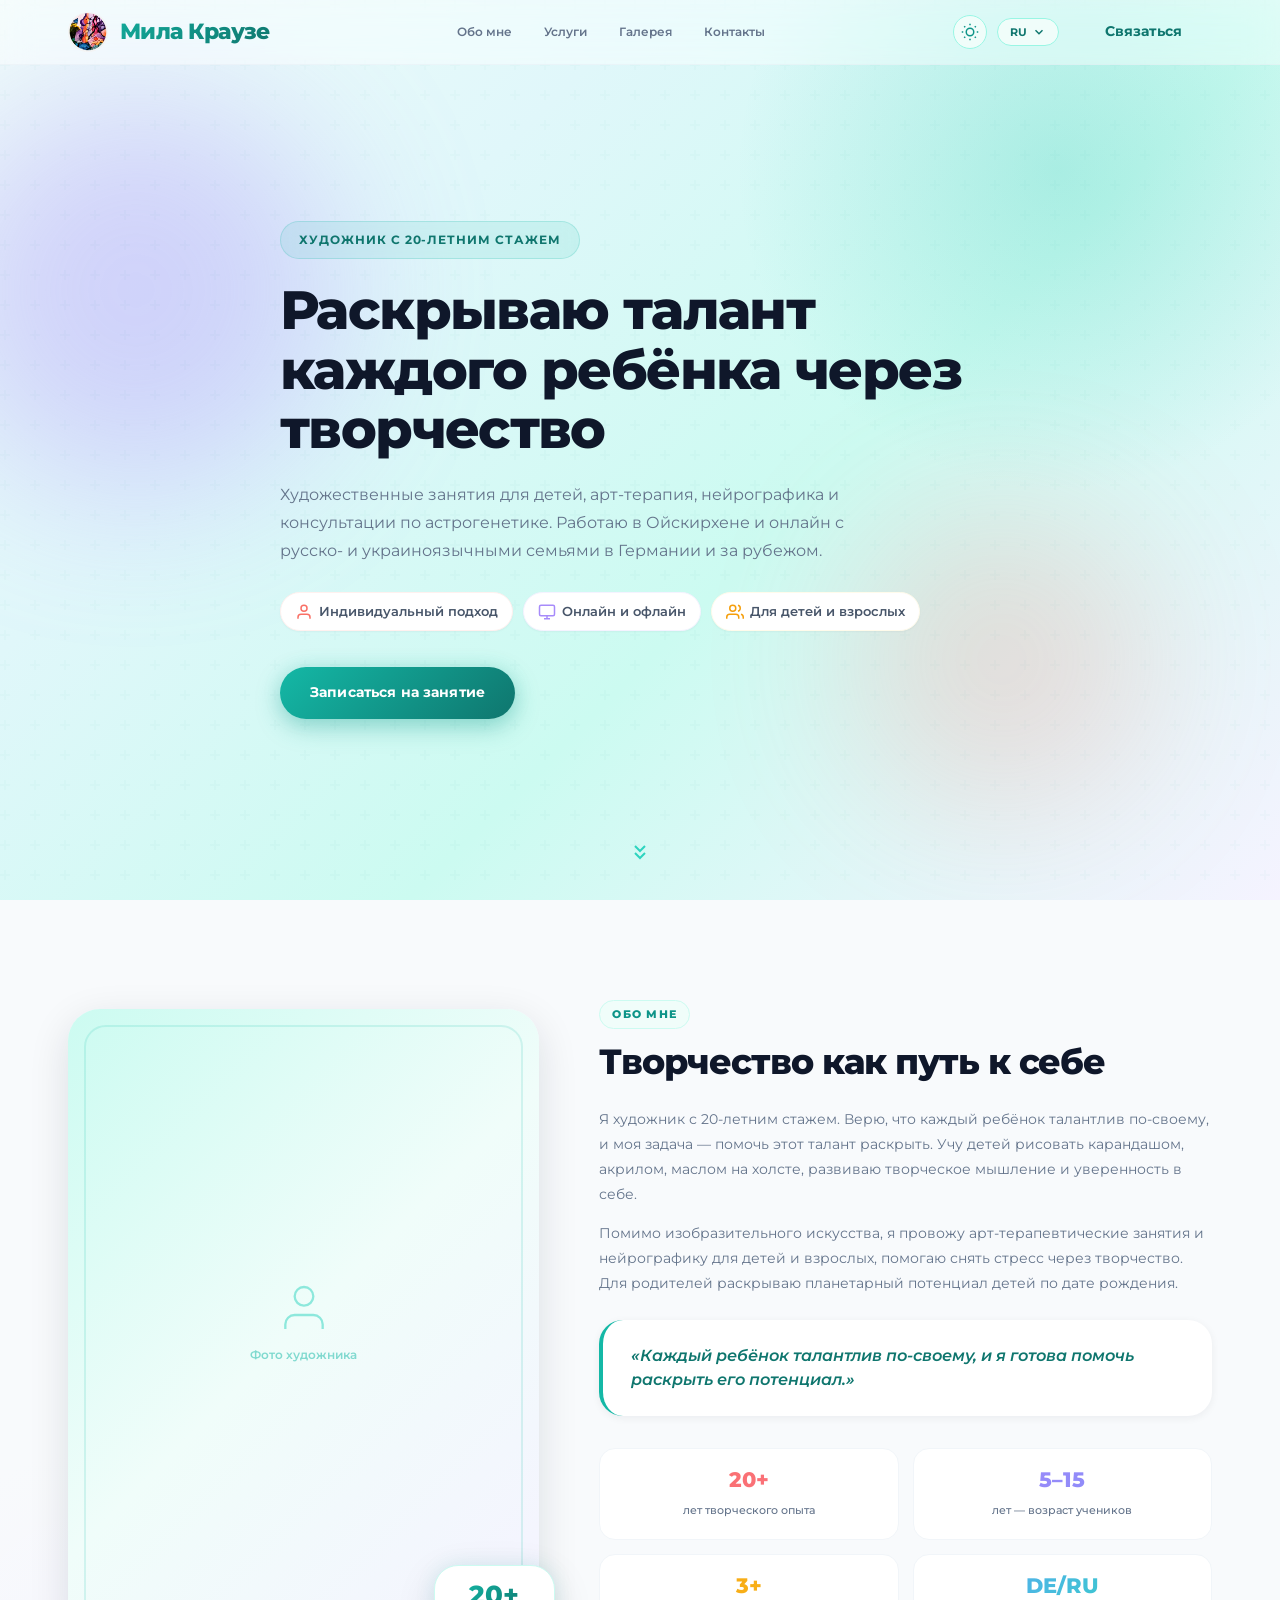
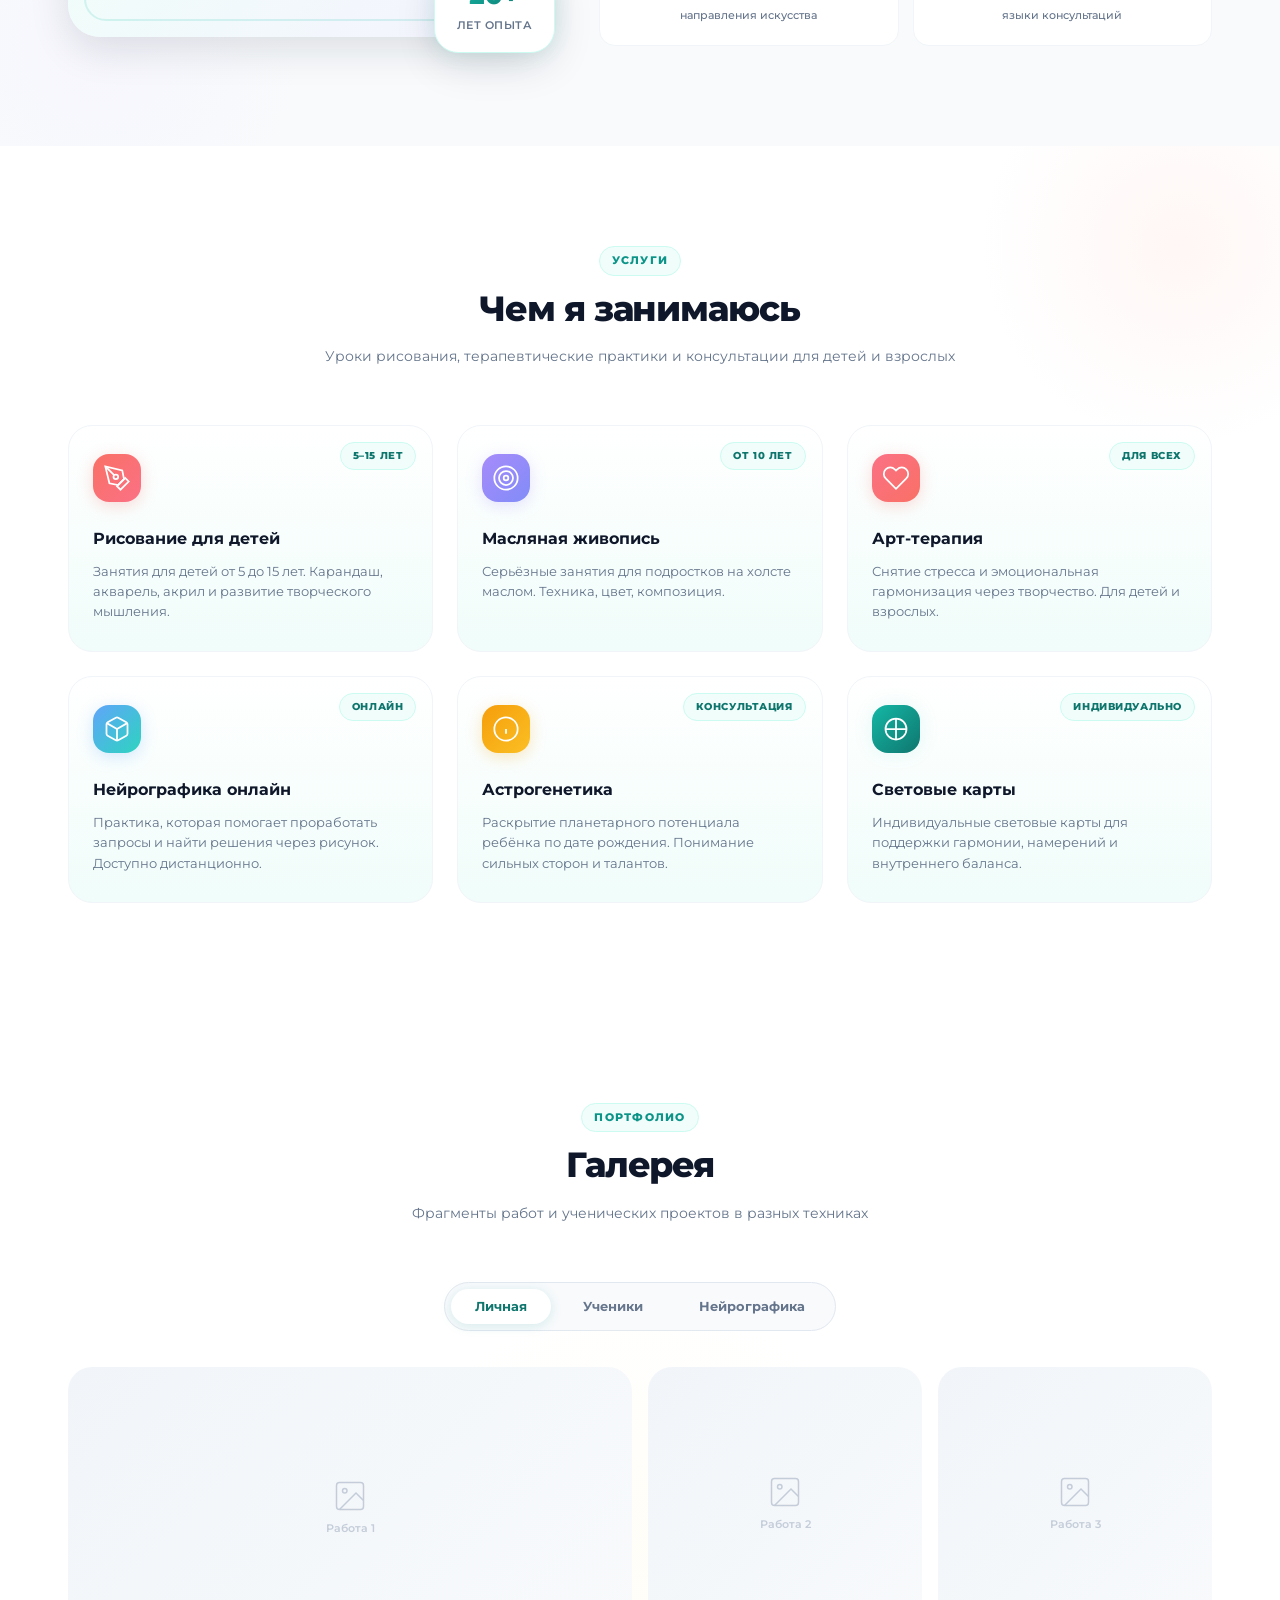
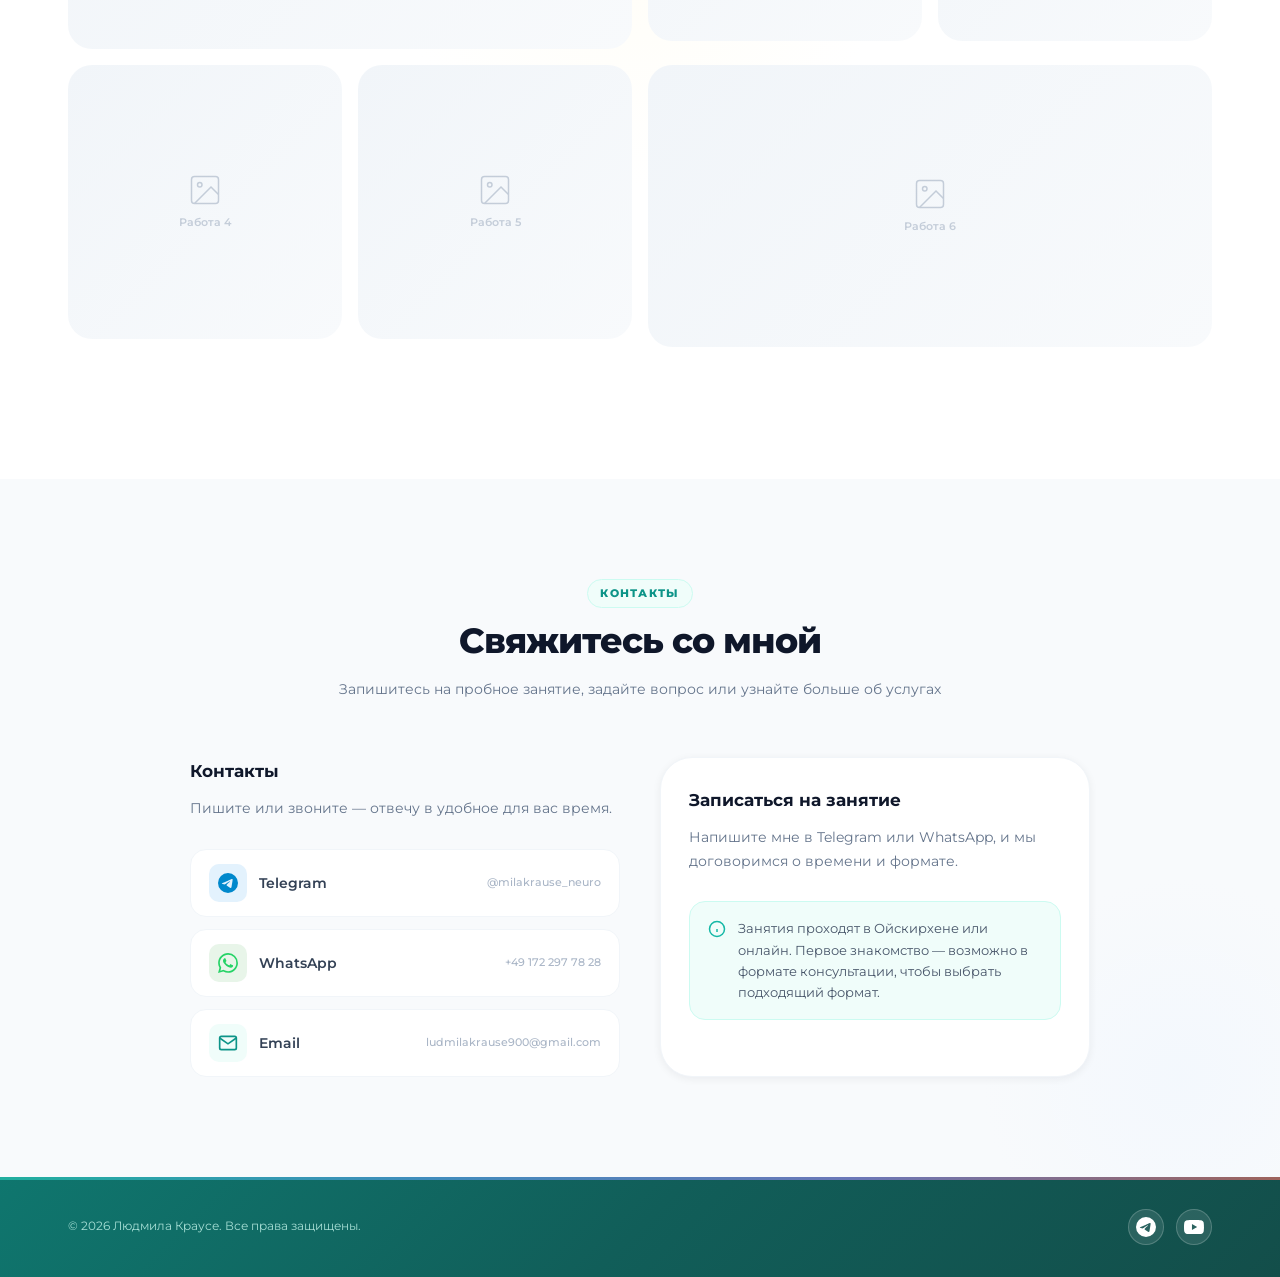
<file: index.html>
<!DOCTYPE html>
<html lang="ru">
<head>
    <meta charset="UTF-8">
    <meta name="viewport" content="width=device-width, initial-scale=1.0">
    <title data-i18n="title">Людмила Краусе — Художник, преподаватель, арт-терапевт</title>
    <link rel="preconnect" href="https://fonts.googleapis.com">
    <link rel="preconnect" href="https://fonts.gstatic.com" crossorigin>
    <link href="https://fonts.googleapis.com/css2?family=Montserrat:wght@300;400;500;600;700;800&display=swap" rel="stylesheet">
    <link rel="stylesheet" href="styles.css">
</head>
<body>
    <!-- Header -->
    <header class="header" id="header">
        <div class="container header-inner">
            <a href="#" class="logo">
                <img src="images/logo.jpg" alt="Logo" class="logo-img" id="logoImg" onerror="this.style.display='none'">
                <span class="logo-text" data-i18n="logo">Мила Краузе</span>
            </a>
            <nav class="nav" id="nav">
                <a href="#about" data-i18n="nav_about">Обо мне</a>
                <a href="#services" data-i18n="nav_services">Услуги</a>
                <a href="#gallery" data-i18n="nav_gallery">Галерея</a>
                <a href="#contact" data-i18n="nav_contact">Контакты</a>
            </nav>
            <div class="header-right">
                <button type="button" class="theme-toggle" id="themeToggle" aria-label="Toggle theme">
                    <svg class="sun-icon" width="18" height="18" viewBox="0 0 24 24" fill="none" stroke="currentColor" stroke-width="2"><circle cx="12" cy="12" r="5"/><path d="M12 1v2M12 21v2M4.22 4.22l1.42 1.42M18.36 18.36l1.42 1.42M1 12h2M21 12h2M4.22 19.78l1.42-1.42M18.36 5.64l1.42-1.42"/></svg>
                    <svg class="moon-icon" width="18" height="18" viewBox="0 0 24 24" fill="none" stroke="currentColor" stroke-width="2"><path d="M21 12.79A9 9 0 1 1 11.21 3 7 7 0 0 0 21 12.79z"/></svg>
                </button>
                <div class="lang-dropdown">
                    <button type="button" class="lang-switch" id="langSwitch">
                        <span class="lang-current" id="langCurrent">RU</span>
                        <svg width="14" height="14" viewBox="0 0 24 24" fill="none" stroke="currentColor" stroke-width="2.5"><polyline points="6 9 12 15 18 9"/></svg>
                    </button>
                    <div class="lang-menu" id="langMenu">
                        <button type="button" class="lang-option" data-lang="ru">🇷🇺 Русский</button>
                        <button type="button" class="lang-option" data-lang="de">🇩🇪 Deutsch</button>
                    </div>
                </div>
                <a href="#contact" class="btn btn-small btn-header" data-i18n="btn_contact">Связаться</a>
                <button type="button" class="menu-toggle" id="menuToggle" aria-label="Меню">
                    <span></span><span></span><span></span>
                </button>
            </div>
        </div>
    </header>

    <!-- Hero -->
    <section class="hero">
        <div class="hero-gradient"></div>
        <div class="hero-blob hero-blob-1"></div>
        <div class="hero-blob hero-blob-2"></div>
        <div class="hero-pattern"></div>
        <div class="container">
            <div class="hero-content">
                <div class="hero-badge" data-i18n="hero_badge">Художник с 20-летним стажем</div>
                <h1 class="hero-title" data-i18n="hero_title">Раскрываю талант каждого ребёнка через творчество</h1>
                <p class="hero-text" data-i18n="hero_text">Художественные занятия для детей, арт-терапия, нейрографика и консультации по астрогенетике. Работаю в Ойскирхене и онлайн с русско- и украиноязычными семьями в Германии и за рубежом.</p>
                <div class="hero-badges">
                    <div class="badge badge-coral">
                        <svg width="18" height="18" viewBox="0 0 24 24" fill="none" stroke="currentColor" stroke-width="2"><path d="M20 21v-2a4 4 0 0 0-4-4H8a4 4 0 0 0-4 4v2"/><circle cx="12" cy="7" r="4"/></svg>
                        <span data-i18n="badge_1">Индивидуальный подход</span>
                    </div>
                    <div class="badge badge-purple">
                        <svg width="18" height="18" viewBox="0 0 24 24" fill="none" stroke="currentColor" stroke-width="2"><rect x="2" y="3" width="20" height="14" rx="2"/><line x1="8" y1="21" x2="16" y2="21"/><line x1="12" y1="17" x2="12" y2="21"/></svg>
                        <span data-i18n="badge_2">Онлайн и офлайн</span>
                    </div>
                    <div class="badge badge-gold">
                        <svg width="18" height="18" viewBox="0 0 24 24" fill="none" stroke="currentColor" stroke-width="2"><path d="M17 21v-2a4 4 0 0 0-4-4H5a4 4 0 0 0-4 4v2"/><circle cx="9" cy="7" r="4"/><path d="M23 21v-2a4 4 0 0 0-3-3.87"/><path d="M16 3.13a4 4 0 0 1 0 7.75"/></svg>
                        <span data-i18n="badge_3">Для детей и взрослых</span>
                    </div>
                </div>
                <a href="#contact" class="btn btn-primary" data-i18n="btn_cta">Записаться на занятие</a>
            </div>
        </div>
        <div class="hero-scroll">
            <svg width="24" height="24" viewBox="0 0 24 24" fill="none" stroke="currentColor" stroke-width="2"><polyline points="7 13 12 18 17 13"/><polyline points="7 6 12 11 17 6"/></svg>
        </div>
    </section>

    <!-- About -->
    <section class="about" id="about">
        <div class="about-blob"></div>
        <div class="container">
            <div class="about-grid">
                <div class="about-visual">
                    <div class="about-frame" id="aboutFrame">
                        <div class="about-placeholder">
                            <svg width="56" height="56" viewBox="0 0 24 24" fill="none" stroke="currentColor" stroke-width="1"><path d="M20 21v-2a4 4 0 0 0-4-4H8a4 4 0 0 0-4 4v2"/><circle cx="12" cy="7" r="4"/></svg>
                            <span data-i18n="photo_placeholder">Фото художника</span>
                        </div>
                    </div>
                    <div class="about-float-card">
                        <span class="about-float-number">20+</span>
                        <span class="about-float-text" data-i18n="float_years">лет опыта</span>
                    </div>
                </div>
                <div class="about-content">
                    <span class="section-label" data-i18n="about_label">Обо мне</span>
                    <h2 class="section-title" data-i18n="about_title">Творчество как путь к себе</h2>
                    <p data-i18n="about_p1">Я художник с 20-летним стажем. Верю, что каждый ребёнок талантлив по-своему, и моя задача — помочь этот талант раскрыть. Учу детей рисовать карандашом, акрилом, маслом на холсте, развиваю творческое мышление и уверенность в себе.</p>
                    <p data-i18n="about_p2">Помимо изобразительного искусства, я провожу арт-терапевтические занятия и нейрографику для детей и взрослых, помогаю снять стресс через творчество. Для родителей раскрываю планетарный потенциал детей по дате рождения.</p>
                    <blockquote data-i18n="quote">«Каждый ребёнок талантлив по-своему, и я готова помочь раскрыть его потенциал.»</blockquote>
                    <div class="stats">
                        <div class="stat stat-coral">
                            <span class="stat-number">20+</span>
                            <span class="stat-label" data-i18n="stat_1">лет творческого опыта</span>
                        </div>
                        <div class="stat stat-purple">
                            <span class="stat-number">5–15</span>
                            <span class="stat-label" data-i18n="stat_2">лет — возраст учеников</span>
                        </div>
                        <div class="stat stat-gold">
                            <span class="stat-number">3+</span>
                            <span class="stat-label" data-i18n="stat_3">направления искусства</span>
                        </div>
                        <div class="stat stat-blue">
                            <span class="stat-number">DE/RU</span>
                            <span class="stat-label" data-i18n="stat_4">языки консультаций</span>
                        </div>
                    </div>
                </div>
            </div>
        </div>
    </section>

    <!-- Services -->
    <section class="services" id="services">
        <div class="services-blob"></div>
        <div class="container">
            <div class="section-header">
                <span class="section-label" data-i18n="services_label">Услуги</span>
                <h2 class="section-title" data-i18n="services_title">Чем я занимаюсь</h2>
                <p class="section-subtitle" data-i18n="services_subtitle">Уроки рисования, терапевтические практики и консультации для детей и взрослых</p>
            </div>
            <div class="services-grid">
                <div class="service-card">
                    <div class="service-tag" data-i18n="tag_kids">5–15 лет</div>
                    <div class="service-icon service-icon-coral">
                        <svg width="28" height="28" viewBox="0 0 24 24" fill="none" stroke="currentColor" stroke-width="1.5"><path d="M12 19l7-7 3 3-7 7-3-3z"/><path d="M18 13l-1.5-7.5L2 2l3.5 14.5L13 18l5-5z"/><path d="M2 2l7.586 7.586"/><circle cx="11" cy="11" r="2"/></svg>
                    </div>
                    <h3 data-i18n="service_1_title">Рисование для детей</h3>
                    <p data-i18n="service_1_desc">Занятия для детей от 5 до 15 лет. Карандаш, акварель, акрил и развитие творческого мышления.</p>
                </div>
                <div class="service-card">
                    <div class="service-tag" data-i18n="tag_teens">от 10 лет</div>
                    <div class="service-icon service-icon-purple">
                        <svg width="28" height="28" viewBox="0 0 24 24" fill="none" stroke="currentColor" stroke-width="1.5"><circle cx="12" cy="12" r="10"/><circle cx="12" cy="12" r="6"/><circle cx="12" cy="12" r="2"/></svg>
                    </div>
                    <h3 data-i18n="service_2_title">Масляная живопись</h3>
                    <p data-i18n="service_2_desc">Серьёзные занятия для подростков на холсте маслом. Техника, цвет, композиция.</p>
                </div>
                <div class="service-card">
                    <div class="service-tag" data-i18n="tag_all">для всех</div>
                    <div class="service-icon service-icon-rose">
                        <svg width="28" height="28" viewBox="0 0 24 24" fill="none" stroke="currentColor" stroke-width="1.5"><path d="M20.84 4.61a5.5 5.5 0 0 0-7.78 0L12 5.67l-1.06-1.06a5.5 5.5 0 0 0-7.78 7.78l1.06 1.06L12 21.23l7.78-7.78 1.06-1.06a5.5 5.5 0 0 0 0-7.78z"/></svg>
                    </div>
                    <h3 data-i18n="service_3_title">Арт-терапия</h3>
                    <p data-i18n="service_3_desc">Снятие стресса и эмоциональная гармонизация через творчество. Для детей и взрослых.</p>
                </div>
                <div class="service-card">
                    <div class="service-tag" data-i18n="tag_online">онлайн</div>
                    <div class="service-icon service-icon-blue">
                        <svg width="28" height="28" viewBox="0 0 24 24" fill="none" stroke="currentColor" stroke-width="1.5"><path d="M21 16V8a2 2 0 0 0-1-1.73l-7-4a2 2 0 0 0-2 0l-7 4A2 2 0 0 0 3 8v8a2 2 0 0 0 1 1.73l7 4a2 2 0 0 0 2 0l7-4A2 2 0 0 0 21 16z"/><polyline points="3.27 6.96 12 12.01 20.73 6.96"/><line x1="12" y1="22.08" x2="12" y2="12"/></svg>
                    </div>
                    <h3 data-i18n="service_4_title">Нейрографика онлайн</h3>
                    <p data-i18n="service_4_desc">Практика, которая помогает проработать запросы и найти решения через рисунок. Доступно дистанционно.</p>
                </div>
                <div class="service-card">
                    <div class="service-tag" data-i18n="tag_consult">консультация</div>
                    <div class="service-icon service-icon-gold">
                        <svg width="28" height="28" viewBox="0 0 24 24" fill="none" stroke="currentColor" stroke-width="1.5"><circle cx="12" cy="12" r="10"/><path d="M12 16v-4"/><path d="M12 8h.01"/></svg>
                    </div>
                    <h3 data-i18n="service_5_title">Астрогенетика</h3>
                    <p data-i18n="service_5_desc">Раскрытие планетарного потенциала ребёнка по дате рождения. Понимание сильных сторон и талантов.</p>
                </div>
                <div class="service-card">
                    <div class="service-tag" data-i18n="tag_individual">индивидуально</div>
                    <div class="service-icon service-icon-teal">
                        <svg width="28" height="28" viewBox="0 0 24 24" fill="none" stroke="currentColor" stroke-width="1.5"><path d="M12 3v18"/><path d="M3 12h18"/><circle cx="12" cy="12" r="9"/></svg>
                    </div>
                    <h3 data-i18n="service_6_title">Световые карты</h3>
                    <p data-i18n="service_6_desc">Индивидуальные световые карты для поддержки гармонии, намерений и внутреннего баланса.</p>
                </div>
            </div>
        </div>
    </section>

    <!-- Gallery -->
    <section class="gallery" id="gallery">
        <div class="gallery-blob"></div>
        <div class="container">
            <div class="section-header">
                <span class="section-label" data-i18n="gallery_label">Портфолио</span>
                <h2 class="section-title" data-i18n="gallery_title">Галерея</h2>
                <p class="section-subtitle" data-i18n="gallery_subtitle">Фрагменты работ и ученических проектов в разных техниках</p>
            </div>
            <div class="gallery-tabs-wrap" id="galleryTabsWrap"></div>
            <div class="gallery-grid" id="galleryGrid"></div>
            <div class="gallery-more-wrap" id="galleryMoreWrap"></div>
        </div>
    </section>

    <!-- Contact -->
    <section class="contact" id="contact">
        <div class="contact-blob"></div>
        <div class="container">
            <div class="section-header">
                <span class="section-label" data-i18n="contact_label">Контакты</span>
                <h2 class="section-title" data-i18n="contact_title">Свяжитесь со мной</h2>
                <p class="section-subtitle" data-i18n="contact_subtitle">Запишитесь на пробное занятие, задайте вопрос или узнайте больше об услугах</p>
            </div>
            <div class="contact-grid">
                <div class="contact-info">
                    <h3 data-i18n="contact_info_title">Контакты</h3>
                    <p data-i18n="contact_info_text">Пишите или звоните — отвечу в удобное для вас время.</p>
                    <div class="contact-links">
                        <a href="https://t.me/milakrause_neuro" target="_blank" class="contact-link contact-link-tg">
                            <span class="contact-link-icon">
                                <svg width="20" height="20" viewBox="0 0 24 24" fill="currentColor"><path d="M11.944 0A12 12 0 0 0 0 12a12 12 0 0 0 12 12 12 12 0 0 0 12-12A12 12 0 0 0 12 0a12 12 0 0 0-.056 0zm4.962 7.224c.1-.002.321.023.465.14a.506.506 0 0 1 .171.325c.016.093.036.306.02.472-.18 1.898-.962 6.502-1.36 8.627-.168.9-.499 1.201-.82 1.23-.696.065-1.225-.46-1.9-.902-1.056-.693-1.653-1.124-2.678-1.8-1.185-.78-.417-1.21.258-1.91.177-.184 3.247-2.977 3.307-3.23.007-.032.014-.15-.056-.212s-.174-.041-.249-.024c-.106.024-1.793 1.14-5.061 3.345-.48.33-.913.49-1.302.48-.428-.008-1.252-.241-1.865-.44-.752-.245-1.349-.374-1.297-.789.027-.216.325-.437.893-.663 3.498-1.524 5.83-2.529 6.998-3.014 3.332-1.386 4.025-1.627 4.476-1.635z"/></svg>
                            </span>
                            <span>Telegram</span>
                            <span class="contact-link-detail">@milakrause_neuro</span>
                        </a>
                        <a href="https://wa.me/491722977828" target="_blank" class="contact-link contact-link-wa">
                            <span class="contact-link-icon">
                                <svg width="20" height="20" viewBox="0 0 24 24" fill="currentColor"><path d="M17.472 14.382c-.297-.149-1.758-.867-2.03-.967-.273-.099-.471-.148-.67.15-.197.297-.767.966-.94 1.164-.173.199-.347.223-.644.075-.297-.15-1.255-.463-2.39-1.475-.883-.788-1.48-1.761-1.653-2.059-.173-.297-.018-.458.13-.606.134-.133.298-.347.446-.52.149-.174.198-.298.298-.497.099-.198.05-.371-.025-.52-.075-.149-.669-1.612-.916-2.207-.242-.579-.487-.5-.669-.51-.173-.008-.371-.01-.57-.01-.198 0-.52.074-.792.372-.272.297-1.04 1.016-1.04 2.479 0 1.462 1.065 2.875 1.213 3.074.149.198 2.096 3.2 5.077 4.487.709.306 1.262.489 1.694.625.712.227 1.36.195 1.871.118.571-.085 1.758-.719 2.006-1.413.248-.694.248-1.289.173-1.413-.074-.124-.272-.198-.57-.347m-5.421 7.403h-.004a9.87 9.87 0 01-5.031-1.378l-.361-.214-3.741.982.998-3.648-.235-.374a9.86 9.86 0 01-1.51-5.26c.001-5.45 4.436-9.884 9.888-9.884 2.64 0 5.122 1.03 6.988 2.898a9.825 9.825 0 012.893 6.994c-.003 5.45-4.437 9.884-9.885 9.884m8.413-18.297A11.815 11.815 0 0012.05 0C5.495 0 .16 5.335.157 11.892c0 2.096.547 4.142 1.588 5.945L.057 24l6.305-1.654a11.882 11.882 0 005.683 1.448h.005c6.554 0 11.89-5.335 11.893-11.893a11.821 11.821 0 00-3.48-8.413z"/></svg>
                            </span>
                            <span>WhatsApp</span>
                            <span class="contact-link-detail">+49 172 297 78 28</span>
                        </a>
                        <a href="mailto:ludmilakrause900@gmail.com" class="contact-link contact-link-email" onclick="copyEmail(event)">
                            <span class="contact-link-icon">
                                <svg width="20" height="20" viewBox="0 0 24 24" fill="none" stroke="currentColor" stroke-width="2"><path d="M4 4h16c1.1 0 2 .9 2 2v12c0 1.1-.9 2-2 2H4c-1.1 0-2-.9-2-2V6c0-1.1.9-2 2-2z"/><polyline points="22,6 12,13 2,6"/></svg>
                            </span>
                            <span>Email</span>
                            <span class="contact-link-detail" id="emailText">ludmilakrause900@gmail.com</span>
                            <span class="copy-tooltip" id="emailTooltip">Скопировано!</span>
                        </a>
                    </div>
                </div>
                <div class="contact-form-wrap">
                    <h3 data-i18n="form_title">Записаться на занятие</h3>
                    <p data-i18n="form_text">Напишите мне в Telegram или WhatsApp, и мы договоримся о времени и формате.</p>
                    <div class="contact-note">
                        <svg width="18" height="18" viewBox="0 0 24 24" fill="none" stroke="currentColor" stroke-width="2"><circle cx="12" cy="12" r="10"/><path d="M12 16v-4"/><path d="M12 8h.01"/></svg>
                        <span data-i18n="form_note">Занятия проходят в Ойскирхене или онлайн. Первое знакомство — возможно в формате консультации, чтобы выбрать подходящий формат.</span>
                    </div>
                </div>
            </div>
        </div>
    </section>

    <!-- Footer -->
    <footer class="footer">
        <div class="container">
            <div class="footer-inner">
                <p data-i18n="footer_text">© 2026 Людмила Краусе. Все права защищены.</p>
                <div class="footer-socials">
                    <a href="https://t.me/milakrause_neuro" target="_blank" class="footer-social" aria-label="Telegram">
                        <svg width="20" height="20" viewBox="0 0 24 24" fill="currentColor"><path d="M11.944 0A12 12 0 0 0 0 12a12 12 0 0 0 12 12 12 12 0 0 0 12-12A12 12 0 0 0 12 0a12 12 0 0 0-.056 0zm4.962 7.224c.1-.002.321.023.465.14a.506.506 0 0 1 .171.325c.016.093.036.306.02.472-.18 1.898-.962 6.502-1.36 8.627-.168.9-.499 1.201-.82 1.23-.696.065-1.225-.46-1.9-.902-1.056-.693-1.653-1.124-2.678-1.8-1.185-.78-.417-1.21.258-1.91.177-.184 3.247-2.977 3.307-3.23.007-.032.014-.15-.056-.212s-.174-.041-.249-.024c-.106.024-1.793 1.14-5.061 3.345-.48.33-.913.49-1.302.48-.428-.008-1.252-.241-1.865-.44-.752-.245-1.349-.374-1.297-.789.027-.216.325-.437.893-.663 3.498-1.524 5.83-2.529 6.998-3.014 3.332-1.386 4.025-1.627 4.476-1.635z"/></svg>
                    </a>
                    <a href="https://youtube.com/@mila-blogerscha-na-velike?si=p_dONf7LQTGXQcqg" target="_blank" class="footer-social" aria-label="YouTube">
                        <svg width="20" height="20" viewBox="0 0 24 24" fill="currentColor"><path d="M23.498 6.186a3.016 3.016 0 0 0-2.122-2.136C19.505 3.545 12 3.545 12 3.545s-7.505 0-9.377.505A3.017 3.017 0 0 0 .502 6.186C0 8.07 0 12 0 12s0 3.93.502 5.814a3.016 3.016 0 0 0 2.122 2.136c1.871.505 9.376.505 9.376.505s7.505 0 9.377-.505a3.015 3.015 0 0 0 2.122-2.136C24 15.93 24 12 24 12s0-3.93-.502-5.814zM9.545 15.568V8.432L15.818 12l-6.273 3.568z"/></svg>
                    </a>
                </div>
            </div>
        </div>
    </footer>

    <script src="script.js"></script>
</body>
</html>
</file>
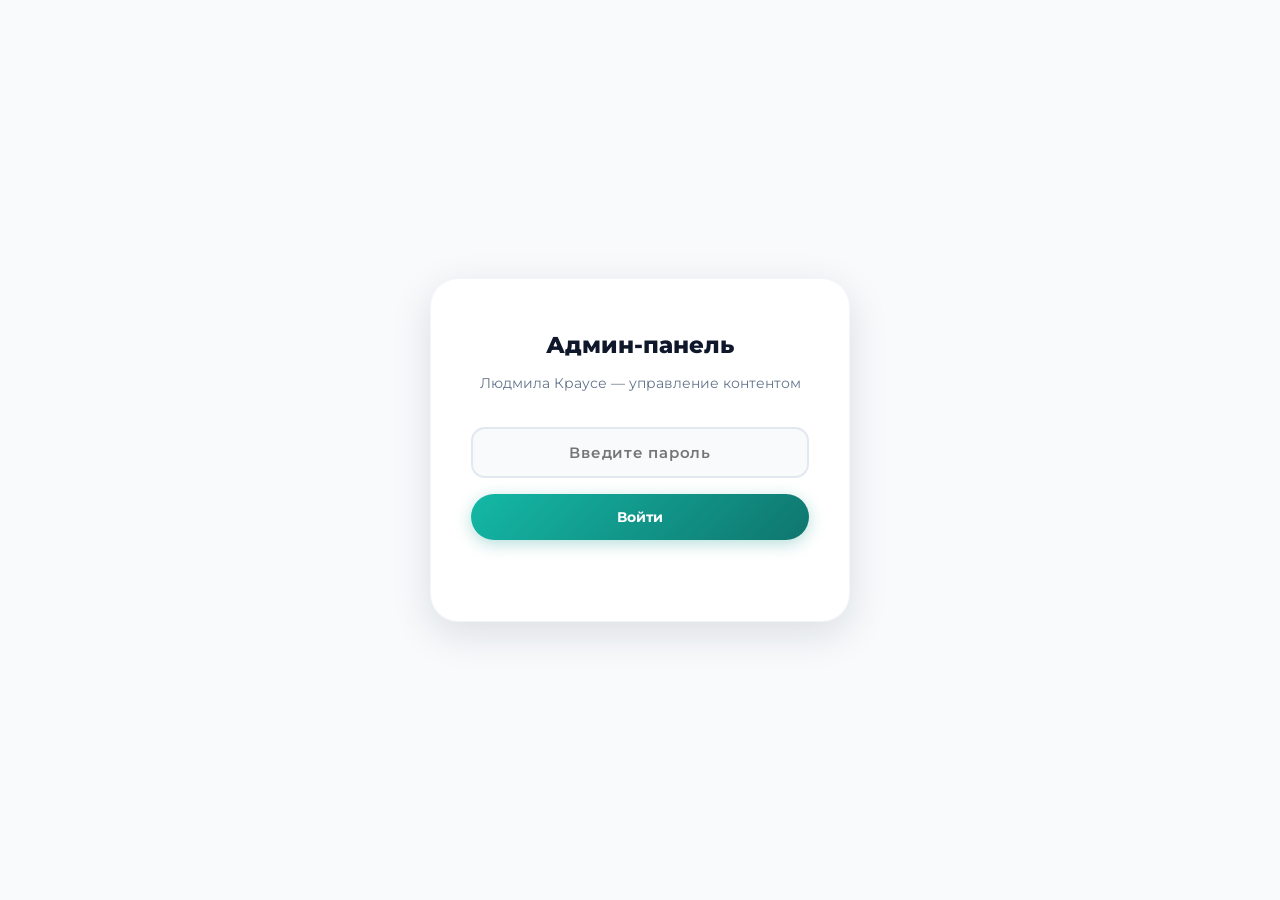
<file: admin.html>
<!DOCTYPE html>
<html lang="ru">
<head>
    <meta charset="UTF-8">
    <meta name="viewport" content="width=device-width, initial-scale=1.0">
    <title>Админ-панель — Людмила Краусе</title>
    <link rel="preconnect" href="https://fonts.googleapis.com">
    <link rel="preconnect" href="https://fonts.gstatic.com" crossorigin>
    <link href="https://fonts.googleapis.com/css2?family=Montserrat:wght@300;400;500;600;700;800&display=swap" rel="stylesheet">
    <style>
        :root {
            --teal-50: #f0fdfa; --teal-100: #ccfbf1; --teal-200: #99f6e4;
            --teal-300: #5eead4; --teal-400: #2dd4bf; --teal-500: #14b8a6;
            --teal-600: #0d9488; --teal-700: #0f766e; --teal-800: #115e59;
            --coral: #f97066; --rose: #fb7185;
            --purple: #a78bfa; --indigo: #818cf8;
            --gold: #f59e0b; --amber: #fbbf24;
            --slate-50: #f8fafc; --slate-100: #f1f5f9; --slate-200: #e2e8f0;
            --slate-300: #cbd5e1; --slate-400: #94a3b8; --slate-500: #64748b;
            --slate-600: #475569; --slate-700: #334155; --slate-800: #1e293b; --slate-900: #0f172a;
            --white: #ffffff;
            --r-sm: 8px; --r-md: 14px; --r-lg: 20px; --r-xl: 28px; --r-full: 9999px;
            --t: all 0.3s cubic-bezier(0.4, 0, 0.2, 1);
            --shadow-sm: 0 2px 8px rgba(15,23,42,0.06);
            --shadow-md: 0 4px 20px rgba(15,23,42,0.08);
            --shadow-lg: 0 12px 40px rgba(15,23,42,0.12);
        }
        * { margin: 0; padding: 0; box-sizing: border-box; }
        html { font-size: 15px; scroll-behavior: smooth; }
        body {
            font-family: 'Montserrat', -apple-system, BlinkMacSystemFont, sans-serif;
            background: var(--slate-50);
            color: var(--slate-800);
            line-height: 1.65;
            -webkit-font-smoothing: antialiased;
            min-height: 100vh;
        }

        /* Login */
        .login-wrap {
            display: flex; align-items: center; justify-content: center;
            min-height: 100vh; padding: 20px;
        }
        .login-card {
            background: var(--white); border-radius: var(--r-xl);
            padding: 48px 40px; width: 100%; max-width: 420px;
            box-shadow: var(--shadow-lg); text-align: center;
            border: 1px solid var(--slate-100);
        }
        .login-card h1 { font-size: 1.5rem; font-weight: 800; color: var(--slate-900); margin-bottom: 8px; }
        .login-card p { font-size: 0.9rem; color: var(--slate-500); margin-bottom: 32px; }
        .login-input {
            width: 100%; padding: 14px 18px; font-family: 'Montserrat', sans-serif;
            font-size: 1rem; font-weight: 600; color: var(--slate-800);
            background: var(--slate-50); border: 2px solid var(--slate-200);
            border-radius: var(--r-md); outline: none; transition: var(--t);
            margin-bottom: 16px; text-align: center; letter-spacing: 0.05em;
        }
        .login-input:focus { border-color: var(--teal-400); background: var(--white); }
        .login-btn {
            width: 100%; padding: 14px; font-family: 'Montserrat', sans-serif;
            font-size: 0.95rem; font-weight: 700; color: var(--white);
            background: linear-gradient(135deg, var(--teal-500), var(--teal-700));
            border: none; border-radius: var(--r-full); cursor: pointer;
            transition: var(--t); box-shadow: 0 4px 16px rgba(13,148,136,0.3);
        }
        .login-btn:hover { transform: translateY(-2px); box-shadow: 0 6px 20px rgba(13,148,136,0.4); }
        .login-error {
            color: var(--coral); font-size: 0.85rem; font-weight: 600;
            margin-top: 12px; opacity: 0; transition: var(--t);
        }
        .login-error.show { opacity: 1; }

        .dashboard { display: none; }
        .dashboard.open { display: block; }

        /* Header */
        .admin-header-bar {
            background: linear-gradient(135deg, var(--teal-700), var(--teal-800));
            color: var(--white); padding: 16px 0;
            box-shadow: 0 4px 20px rgba(13,148,136,0.25);
        }
        .admin-header-inner {
            max-width: 1200px; margin: 0 auto; padding: 0 28px;
            display: flex; align-items: center; justify-content: space-between;
            flex-wrap: wrap;
            gap: 12px;
        }
        .admin-header-inner h2 { font-size: 1.2rem; font-weight: 700; letter-spacing: -0.02em; }
        .admin-header-actions { display: flex; gap: 10px; align-items: center; flex-wrap: wrap; }
        .admin-header-actions a, .admin-header-actions button {
            font-family: 'Montserrat', sans-serif; font-size: 0.78rem; font-weight: 600;
            color: var(--white); text-decoration: none; padding: 6px 14px;
            border-radius: var(--r-full); border: 1px solid rgba(255,255,255,0.25);
            background: rgba(255,255,255,0.1); cursor: pointer; transition: var(--t);
        }
        .admin-header-actions a:hover, .admin-header-actions button:hover {
            background: rgba(255,255,255,0.2); border-color: rgba(255,255,255,0.4);
        }

        .admin-container { max-width: 1200px; margin: 0 auto; padding: 30px 28px; }

        /* Stats */
        .admin-stats {
            display: grid; grid-template-columns: repeat(auto-fit, minmax(160px, 1fr));
            gap: 14px; margin-bottom: 28px;
        }
        .admin-stat {
            background: var(--white); border-radius: var(--r-lg);
            padding: 20px; border: 1px solid var(--slate-100);
            box-shadow: var(--shadow-sm); text-align: center;
            transition: var(--t);
        }
        .admin-stat:hover { transform: translateY(-3px); box-shadow: var(--shadow-md); }
        .admin-stat-number {
            font-size: 1.8rem; font-weight: 800;
            background: linear-gradient(135deg, var(--teal-500), var(--teal-700));
            -webkit-background-clip: text; -webkit-text-fill-color: transparent; background-clip: text;
            line-height: 1.2;
        }
        .admin-stat-label { font-size: 0.75rem; color: var(--slate-500); font-weight: 600; margin-top: 4px; }

        /* Category Tabs */
        .category-tabs {
            display: flex; gap: 8px; margin-bottom: 24px; flex-wrap: wrap;
            background: var(--white); padding: 8px; border-radius: var(--r-lg);
            border: 1px solid var(--slate-100);
        }
        .category-tab {
            padding: 10px 22px; border: none; border-radius: var(--r-full);
            font-family: 'Montserrat', sans-serif; font-size: 0.85rem; font-weight: 700;
            color: var(--slate-500); background: transparent; cursor: pointer;
            transition: var(--t); display: flex; align-items: center; gap: 8px;
        }
        .category-tab:hover { background: var(--slate-50); color: var(--slate-700); }
        .category-tab.active {
            background: var(--teal-50); color: var(--teal-700);
            box-shadow: 0 2px 8px rgba(13,148,136,0.15);
        }
        .category-tab .badge-count {
            background: var(--slate-200); color: var(--slate-600);
            font-size: 0.65rem; padding: 2px 10px; border-radius: var(--r-full);
            font-weight: 700;
        }
        .category-tab.active .badge-count {
            background: var(--teal-200); color: var(--teal-700);
        }
        .category-tab-icon { font-size: 1.1rem; }

        /* Sections */
        .admin-section-card {
            background: var(--white); border-radius: var(--r-xl);
            border: 1px solid var(--slate-100); padding: 28px;
            margin-bottom: 24px; box-shadow: var(--shadow-sm);
        }
        .admin-section-card h3 {
            font-size: 1rem; font-weight: 700; color: var(--slate-900);
            margin-bottom: 16px; display: flex; align-items: center; gap: 10px;
        }

        .admin-upload-row {
            display: flex; flex-wrap: wrap; gap: 12px; align-items: center;
            margin-bottom: 12px;
        }
        .admin-btn {
            display: inline-flex; align-items: center; gap: 6px;
            padding: 8px 18px; font-family: 'Montserrat', sans-serif;
            font-size: 0.8rem; font-weight: 700; border: none;
            border-radius: var(--r-full); cursor: pointer; transition: var(--t);
        }
        .admin-btn-primary {
            background: linear-gradient(135deg, var(--teal-500), var(--teal-700));
            color: var(--white); box-shadow: 0 4px 16px rgba(13,148,136,0.25);
        }
        .admin-btn-primary:hover { transform: translateY(-2px); box-shadow: 0 6px 20px rgba(13,148,136,0.35); }
        .admin-btn-danger {
            background: linear-gradient(135deg, var(--coral), #e85d50);
            color: var(--white); box-shadow: 0 4px 16px rgba(249,112,102,0.25);
        }
        .admin-btn-danger:hover { transform: translateY(-2px); box-shadow: 0 6px 20px rgba(249,112,102,0.35); }
        .admin-btn-secondary { background: var(--slate-100); color: var(--slate-700); }
        .admin-btn-secondary:hover { background: var(--slate-200); }
        .admin-btn-sm { padding: 6px 12px; font-size: 0.7rem; }

        .url-row {
            display: flex; gap: 10px; margin-top: 8px; flex-wrap: wrap; align-items: center;
        }
        .url-row input {
            flex: 1; min-width: 200px; padding: 10px 14px;
            font-family: 'Montserrat', sans-serif; font-size: 0.85rem;
            border: 2px solid var(--slate-200); border-radius: var(--r-md);
            outline: none; transition: var(--t); background: var(--slate-50);
            color: var(--slate-800); font-weight: 500;
        }
        .url-row input:focus { border-color: var(--teal-400); background: var(--white); }
        .url-status {
            font-size: 0.78rem; font-weight: 600; margin-top: 6px; min-height: 20px;
        }
        .url-status.ok { color: var(--teal-600); }
        .url-status.err { color: var(--coral); }
        .url-tip {
            font-size: 0.75rem; color: var(--slate-500); margin-top: 4px; line-height: 1.5;
            background: var(--slate-50); padding: 10px 14px; border-radius: var(--r-sm);
            border-left: 3px solid var(--teal-400);
        }
        .url-tip code {
            background: var(--slate-200); padding: 1px 6px; border-radius: 4px;
            font-size: 0.7rem; font-family: monospace;
        }

        /* Gallery Grid */
        .gallery-grid-admin {
            display: grid; grid-template-columns: repeat(auto-fill, minmax(150px, 1fr));
            gap: 14px; margin-top: 16px; min-height: 80px;
        }
        .gallery-grid-admin.drag-over {
            background: var(--teal-50); border-radius: var(--r-md);
            border: 2px dashed var(--teal-300);
        }
        .gallery-item-admin {
            position: relative; border-radius: var(--r-md); overflow: hidden;
            background: var(--slate-100); aspect-ratio: 1; border: 2px solid var(--slate-200);
            transition: var(--t); cursor: grab; user-select: none;
        }
        .gallery-item-admin:hover { border-color: var(--teal-300); transform: translateY(-3px); box-shadow: var(--shadow-md); }
        .gallery-item-admin.dragging { opacity: 0.5; transform: scale(0.95); }
        .gallery-item-admin.drag-over { border-color: var(--teal-500); box-shadow: 0 0 0 3px var(--teal-200); }
        .gallery-item-admin img { width: 100%; height: 100%; object-fit: cover; display: block; }
        .gallery-item-admin .drag-handle {
            position: absolute; top: 6px; left: 6px;
            background: rgba(0,0,0,0.5); color: #fff;
            padding: 4px 8px; border-radius: var(--r-sm);
            font-size: 0.6rem; font-weight: 700; cursor: grab;
            backdrop-filter: blur(4px); opacity: 0;
            transition: var(--t); letter-spacing: 0.05em;
        }
        .gallery-item-admin:hover .drag-handle { opacity: 1; }
        .gallery-item-admin .item-overlay {
            position: absolute; inset: 0; background: rgba(0,0,0,0.4);
            display: flex; flex-direction: column; align-items: center; justify-content: center;
            gap: 6px; opacity: 0; transition: var(--t); backdrop-filter: blur(2px);
        }
        .gallery-item-admin:hover .item-overlay { opacity: 1; }
        .gallery-item-admin .item-overlay .item-num {
            font-size: 0.65rem; font-weight: 700; color: #fff;
            background: rgba(0,0,0,0.5); padding: 2px 10px; border-radius: var(--r-full);
        }
        .gallery-item-admin .item-overlay .btn-group {
            display: flex; gap: 6px; flex-wrap: wrap; justify-content: center;
        }
        .gallery-item-admin .item-overlay button {
            padding: 4px 10px; font-size: 0.65rem; font-weight: 700;
            border: none; border-radius: var(--r-sm); cursor: pointer;
            transition: var(--t);
        }
        .gallery-item-admin .item-overlay .btn-replace {
            background: var(--gold); color: #fff;
        }
        .gallery-item-admin .item-overlay .btn-replace:hover { background: #d97706; transform: scale(1.05); }
        .gallery-item-admin .item-overlay .btn-delete {
            background: var(--coral); color: #fff;
        }
        .gallery-item-admin .item-overlay .btn-delete:hover { background: #e85d50; transform: scale(1.05); }
        .gallery-item-admin .item-wide-badge {
            position: absolute; bottom: 6px; right: 6px;
            background: rgba(13,148,136,0.8); color: #fff;
            font-size: 0.55rem; font-weight: 700; padding: 2px 8px;
            border-radius: var(--r-full); backdrop-filter: blur(4px);
        }
        .admin-empty-msg {
            grid-column: 1 / -1; text-align: center; padding: 40px;
            color: var(--slate-400); font-size: 0.85rem; font-weight: 500;
        }

        /* About photo */
        .about-photo-preview {
            max-width: 200px; border-radius: var(--r-lg); overflow: hidden;
            border: 2px solid var(--slate-100); margin-top: 12px;
        }
        .about-photo-preview img { width: 100%; height: auto; display: block; }
        .about-photo-preview-empty {
            padding: 30px; text-align: center; color: var(--slate-400);
            font-size: 0.8rem; font-weight: 600;
        }

        /* Dark theme */
        body.dark-theme { background: #3C3C3C; color: #f0f0f0; }
        body.dark-theme .login-card { background: #4a4a4a; border-color: rgba(255,255,255,0.08); }
        body.dark-theme .login-card h1 { color: #fff; }
        body.dark-theme .login-card p { color: rgba(255,255,255,0.5); }
        body.dark-theme .login-input { background: #3C3C3C; border-color: rgba(255,255,255,0.15); color: #f0f0f0; }
        body.dark-theme .login-input:focus { border-color: var(--teal-400); background: #4a4a4a; }
        body.dark-theme .login-error { color: #ff8a80; }
        body.dark-theme .admin-section-card { background: #4a4a4a; border-color: rgba(255,255,255,0.08); }
        body.dark-theme .admin-section-card h3 { color: #fff; }
        body.dark-theme .admin-stat { background: #4a4a4a; border-color: rgba(255,255,255,0.08); }
        body.dark-theme .admin-stat-label { color: rgba(255,255,255,0.5); }
        body.dark-theme .category-tabs { background: #4a4a4a; border-color: rgba(255,255,255,0.08); }
        body.dark-theme .category-tab { color: rgba(255,255,255,0.6); }
        body.dark-theme .category-tab:hover { background: rgba(255,255,255,0.05); color: #fff; }
        body.dark-theme .category-tab.active { background: rgba(20,184,166,0.15); color: var(--teal-300); }
        body.dark-theme .category-tab .badge-count { background: rgba(255,255,255,0.1); color: rgba(255,255,255,0.5); }
        body.dark-theme .category-tab.active .badge-count { background: rgba(20,184,166,0.2); color: var(--teal-300); }
        body.dark-theme .gallery-item-admin { background: #3C3C3C; border-color: rgba(255,255,255,0.1); }
        body.dark-theme .gallery-item-admin:hover { border-color: var(--teal-400); }
        body.dark-theme .admin-btn-secondary { background: #525252; color: #f0f0f0; }
        body.dark-theme .admin-btn-secondary:hover { background: #5a5a5a; }
        body.dark-theme .url-row input { background: #3C3C3C; border-color: rgba(255,255,255,0.15); color: #f0f0f0; }
        body.dark-theme .url-row input:focus { border-color: var(--teal-400); background: #4a4a4a; }
        body.dark-theme .url-tip { background: rgba(255,255,255,0.05); color: rgba(255,255,255,0.6); border-left-color: var(--teal-400); }
        body.dark-theme .url-tip code { background: rgba(255,255,255,0.1); color: #fff; }
        body.dark-theme .admin-empty-msg { color: rgba(255,255,255,0.4); }
        body.dark-theme .about-photo-preview { border-color: rgba(255,255,255,0.1); }
        body.dark-theme .about-photo-preview-empty { color: rgba(255,255,255,0.3); }

        .admin-theme-toggle {
            display: flex; align-items: center; justify-content: center;
            width: 34px; height: 34px; border-radius: 50%;
            background: rgba(255,255,255,0.1); border: 1px solid rgba(255,255,255,0.2);
            color: #fff; cursor: pointer; transition: var(--t);
            position: relative; overflow: hidden;
        }
        .admin-theme-toggle:hover { background: rgba(255,255,255,0.2); transform: rotate(15deg); }
        .admin-theme-toggle .sun-icon, .admin-theme-toggle .moon-icon { position: absolute; transition: var(--t); }
        .admin-theme-toggle .sun-icon { opacity: 1; transform: scale(1); }
        .admin-theme-toggle .moon-icon { opacity: 0; transform: scale(0.5); }
        body.dark-theme .admin-theme-toggle .sun-icon { opacity: 0; transform: scale(0.5); }
        body.dark-theme .admin-theme-toggle .moon-icon { opacity: 1; transform: scale(1); }

        @media (max-width: 640px) {
            .login-card { padding: 28px 20px; }
            .admin-header-inner { flex-direction: column; text-align: center; }
            .admin-container { padding: 16px; }
            .admin-section-card { padding: 18px; }
            .gallery-grid-admin { grid-template-columns: repeat(2, 1fr); gap: 10px; }
            .url-row { flex-direction: column; align-items: stretch; }
            .category-tabs { gap: 4px; }
            .category-tab { padding: 8px 14px; font-size: 0.75rem; }
            .admin-stats { grid-template-columns: repeat(2, 1fr); }
        }
    </style>
</head>
<body>

    <div class="login-wrap" id="loginWrap">
        <form class="login-card" id="loginForm">
            <h1>Админ-панель</h1>
            <p>Людмила Краусе — управление контентом</p>
            <input type="password" class="login-input" id="loginPass" placeholder="Введите пароль" autocomplete="current-password">
            <button type="submit" class="login-btn" id="loginBtn">Войти</button>
            <div class="login-error" id="loginError">Неверный пароль</div>
        </form>
    </div>

    <div class="dashboard" id="dashboard">
        <div class="admin-header-bar">
            <div class="admin-header-inner">
                <h2>⚙️ Админ-панель</h2>
                <div class="admin-header-actions">
                    <a href="index.html">← На сайт</a>
                    <button type="button" class="admin-theme-toggle" id="adminThemeToggle">
                        <svg class="sun-icon" width="14" height="14" viewBox="0 0 24 24" fill="none" stroke="currentColor" stroke-width="2"><circle cx="12" cy="12" r="5"/><path d="M12 1v2M12 21v2M4.22 4.22l1.42 1.42M18.36 18.36l1.42 1.42M1 12h2M21 12h2M4.22 19.78l1.42-1.42M18.36 5.64l1.42-1.42"/></svg>
                        <svg class="moon-icon" width="14" height="14" viewBox="0 0 24 24" fill="none" stroke="currentColor" stroke-width="2"><path d="M21 12.79A9 9 0 1 1 11.21 3 7 7 0 0 0 21 12.79z"/></svg>
                    </button>
                    <button type="button" id="logoutBtn">Выйти</button>
                </div>
            </div>
        </div>

        <div class="admin-container">
            <!-- Stats -->
            <div class="admin-stats">
                <div class="admin-stat">
                    <div class="admin-stat-number" id="statPersonal">0</div>
                    <div class="admin-stat-label">Личная галерея</div>
                </div>
                <div class="admin-stat">
                    <div class="admin-stat-number" id="statStudents">0</div>
                    <div class="admin-stat-label">Ученики</div>
                </div>
                <div class="admin-stat">
                    <div class="admin-stat-number" id="statNeuro">0</div>
                    <div class="admin-stat-label">Нейрографика</div>
                </div>
                <div class="admin-stat">
                    <div class="admin-stat-number" id="statAbout">—</div>
                    <div class="admin-stat-label">Фото художника</div>
                </div>
            </div>

            <!-- About Photo -->
            <div class="admin-section-card">
                <h3>📸 Фото художника (раздел «Обо мне»)</h3>
                <div class="url-row">
                    <input type="text" id="aboutUrl" placeholder="Ссылка с ImgBB (Direct link) — https://i.ibb.co/...">
                    <button type="button" class="admin-btn admin-btn-primary" id="aboutUrlBtn">Добавить</button>
                    <button type="button" class="admin-btn admin-btn-danger" id="aboutDeleteBtn">Удалить</button>
                </div>
                <p class="url-tip">📌 Загрузите на <strong>imgbb.com</strong>, скопируйте <strong>«Direct link»</strong> (вида <code>https://i.ibb.co/xxx/photo.jpg</code>) и вставьте выше.</p>
                <div class="url-status" id="aboutUrlStatus"></div>
                <div class="about-photo-preview" id="aboutPreview">
                    <div class="about-photo-preview-empty">Фото не загружено</div>
                </div>
            </div>

            <!-- Gallery Categories -->
            <div class="admin-section-card">
                <h3>🖼️ Галереи</h3>
                
                <div class="category-tabs" id="categoryTabs">
                    <button class="category-tab active" data-category="personal">
                        <span class="category-tab-icon">🎨</span> Личная
                        <span class="badge-count" id="badgePersonal">0</span>
                    </button>
                    <button class="category-tab" data-category="students">
                        <span class="category-tab-icon">👨‍🎓</span> Ученики
                        <span class="badge-count" id="badgeStudents">0</span>
                    </button>
                    <button class="category-tab" data-category="neuro">
                        <span class="category-tab-icon">✏️</span> Нейрографика
                        <span class="badge-count" id="badgeNeuro">0</span>
                    </button>
                </div>

                <!-- Add photo row -->
                <div class="url-row">
                    <input type="text" id="galleryUrl" placeholder="Ссылка с ImgBB (Direct link) — https://i.ibb.co/...">
                    <label style="display:flex;align-items:center;gap:8px;font-size:0.8rem;font-weight:600;color:var(--slate-600);cursor:pointer;">
                        <input type="checkbox" id="galleryWide"> Широкое (2 колонки)
                    </label>
                    <button type="button" class="admin-btn admin-btn-primary" id="galleryUrlBtn">➕ Добавить</button>
                </div>
                <p class="url-tip">📌 Загрузите на <strong>imgbb.com</strong>, скопируйте <strong>«Direct link»</strong> (вида <code>https://i.ibb.co/xxx/photo.jpg</code>) и вставьте выше. Фото можно <strong>перетаскивать</strong> для изменения порядка.</p>
                <div class="url-status" id="galleryUrlStatus"></div>

                <div class="gallery-grid-admin" id="galleryGridAdmin">
                    <div class="admin-empty-msg">Нет фото в этой категории</div>
                </div>
            </div>
        </div>
    </div>

    <script>
        const PASSWORD = '123123';
        const DB_NAME = 'MilaKrauseDB';
        const DB_VERSION = 2;
        let db = null;
        let currentCategory = 'personal';
        let dragData = null;

        // ============================================
        // IndexedDB
        // ============================================
        function openDB() {
            return new Promise((resolve, reject) => {
                const request = indexedDB.open(DB_NAME, DB_VERSION);
                request.onerror = () => reject(request.error);
                request.onsuccess = () => { db = request.result; resolve(db); };
                request.onupgradeneeded = (e) => {
                    const database = e.target.result;
                    if (!database.objectStoreNames.contains('photos')) {
                        database.createObjectStore('photos');
                    }
                };
            });
        }

        function dbGet(key) {
            return new Promise((resolve, reject) => {
                const tx = db.transaction('photos', 'readonly');
                const store = tx.objectStore('photos');
                const req = store.get(key);
                req.onsuccess = () => resolve(req.result);
                req.onerror = () => reject(req.error);
            });
        }

        function dbSet(key, value) {
            return new Promise((resolve, reject) => {
                const tx = db.transaction('photos', 'readwrite');
                const store = tx.objectStore('photos');
                const req = store.put(value, key);
                req.onsuccess = () => resolve();
                req.onerror = () => reject(req.error);
            });
        }

        function dbDelete(key) {
            return new Promise((resolve, reject) => {
                const tx = db.transaction('photos', 'readwrite');
                const store = tx.objectStore('photos');
                const req = store.delete(key);
                req.onsuccess = () => resolve();
                req.onerror = () => reject(req.error);
            });
        }

        async function getGallery(category) {
            const key = 'gallery_' + category;
            const data = await dbGet(key);
            return Array.isArray(data) ? data : [];
        }

        async function setGallery(category, items) {
            const key = 'gallery_' + category;
            await dbSet(key, items);
        }

        async function getAboutPhoto() {
            return await dbGet('about_photo') || null;
        }

        async function setAboutPhoto(data) {
            await dbSet('about_photo', data);
        }

        async function deleteAboutPhoto() {
            await dbDelete('about_photo');
        }

        function checkImageUrl(url) {
            return new Promise((resolve, reject) => {
                const img = new Image();
                img.crossOrigin = 'anonymous';
                img.onload = () => resolve(true);
                img.onerror = () => {
                    if (url.includes('imgur.com')) {
                        reject(new Error('Imgur блокирует вставку. Используйте imgbb.com'));
                    } else {
                        reject(new Error('Фото не загружается. Проверьте ссылку (нужен Direct link с imgbb.com)'));
                    }
                };
                img.src = url;
            });
        }

        function setUrlStatus(elId, msg, isError) {
            const el = document.getElementById(elId);
            if (!el) return;
            el.textContent = msg;
            el.className = 'url-status ' + (isError ? 'err' : 'ok');
            if (!msg) el.className = 'url-status';
        }

        // ============================================
        // Theme
        // ============================================
        function initAdminTheme() {
            const saved = localStorage.getItem('theme');
            if (saved === 'dark') document.body.classList.add('dark-theme');
        }
        function toggleAdminTheme() {
            document.body.classList.toggle('dark-theme');
            const isDark = document.body.classList.contains('dark-theme');
            localStorage.setItem('theme', isDark ? 'dark' : 'light');
        }
        initAdminTheme();
        document.getElementById('adminThemeToggle').addEventListener('click', toggleAdminTheme);

        // ============================================
        // Auth
        // ============================================
        const loginWrap = document.getElementById('loginWrap');
        const dashboard = document.getElementById('dashboard');
        const loginPass = document.getElementById('loginPass');
        const loginBtn = document.getElementById('loginBtn');
        const loginError = document.getElementById('loginError');
        const loginForm = document.getElementById('loginForm');
        const logoutBtn = document.getElementById('logoutBtn');

        function showLoginError(msg) {
            loginError.textContent = msg;
            loginError.classList.add('show');
            setTimeout(() => loginError.classList.remove('show'), 4000);
        }

        async function checkAuth() {
            try {
                if (sessionStorage.getItem('admin_auth') === 'ok') {
                    try {
                        await initDashboard();
                        loginWrap.style.display = 'none';
                        dashboard.classList.add('open');
                    } catch (e) {
                        showLoginError('Ошибка загрузки данных: ' + e.message);
                        sessionStorage.removeItem('admin_auth');
                    }
                }
            } catch (e) {
                showLoginError('Ошибка доступа к сессии: ' + e.message);
            }
        }

        async function doLogin() {
            try {
                loginError.classList.remove('show');
                const val = loginPass.value.trim();
                if (!val) { showLoginError('Введите пароль'); loginPass.focus(); return; }
                if (val !== PASSWORD) { showLoginError('Неверный пароль'); loginPass.value = ''; loginPass.focus(); return; }
                sessionStorage.setItem('admin_auth', 'ok');
                localStorage.setItem('mila_last_login', new Date().toISOString());

                try {
                    await initDashboard();
                    loginWrap.style.display = 'none';
                    dashboard.classList.add('open');
                } catch (e) {
                    showLoginError('Ошибка загрузки данных: ' + e.message);
                    sessionStorage.removeItem('admin_auth');
                }
            } catch (e) {
                showLoginError('Системная ошибка: ' + e.message);
            }
        }

        loginForm.addEventListener('submit', (e) => {
            e.preventDefault();
            doLogin();
        });

        logoutBtn.addEventListener('click', () => { sessionStorage.removeItem('admin_auth'); location.reload(); });

        // ============================================
        // Dashboard
        // ============================================
        async function initDashboard() {
            await openDB();
            await renderAboutPreview();
            await renderGallery(currentCategory);
            await updateStats();
            setupTabs();
            setupDragAndDrop();
        }

        async function updateStats() {
            const personal = await getGallery('personal');
            const students = await getGallery('students');
            const neuro = await getGallery('neuro');
            const about = await getAboutPhoto();

            document.getElementById('statPersonal').textContent = personal.length;
            document.getElementById('statStudents').textContent = students.length;
            document.getElementById('statNeuro').textContent = neuro.length;
            document.getElementById('statAbout').textContent = about && about.data ? '✓' : '—';

            document.getElementById('badgePersonal').textContent = personal.length;
            document.getElementById('badgeStudents').textContent = students.length;
            document.getElementById('badgeNeuro').textContent = neuro.length;
        }

        // ============================================
        // Tabs
        // ============================================
        function setupTabs() {
            document.querySelectorAll('.category-tab').forEach(tab => {
                tab.addEventListener('click', async () => {
                    document.querySelectorAll('.category-tab').forEach(t => t.classList.remove('active'));
                    tab.classList.add('active');
                    currentCategory = tab.dataset.category;
                    await renderGallery(currentCategory);
                });
            });
        }

        // ============================================
        // About Photo
        // ============================================
        async function renderAboutPreview() {
            const preview = document.getElementById('aboutPreview');
            const photo = await getAboutPhoto();
            if (photo && photo.data) {
                preview.innerHTML = '<img src="' + photo.data + '" alt="Фото художника" onerror="this.parentElement.innerHTML=\'<div class=\\'about-photo-preview-empty\\'>Ошибка загрузки</div>\';">';
            } else {
                preview.innerHTML = '<div class="about-photo-preview-empty">Фото не загружено</div>';
            }
        }

        document.getElementById('aboutUrlBtn').addEventListener('click', async () => {
            const url = document.getElementById('aboutUrl').value.trim();
            if (!url) { setUrlStatus('aboutUrlStatus', 'Введите ссылку', true); return; }
            setUrlStatus('aboutUrlStatus', '⏳ Проверка...', false);
            try {
                await checkImageUrl(url);
                await setAboutPhoto({ data: url, type: 'url' });
                localStorage.setItem('mila_last_about_update', new Date().toISOString());
                document.getElementById('aboutUrl').value = '';
                setUrlStatus('aboutUrlStatus', '✅ Фото добавлено!', false);
                await renderAboutPreview();
                await updateStats();
                setTimeout(() => setUrlStatus('aboutUrlStatus', '', false), 3000);
            } catch (err) {
                setUrlStatus('aboutUrlStatus', '❌ ' + err.message, true);
            }
        });

        document.getElementById('aboutDeleteBtn').addEventListener('click', async () => {
            if (!confirm('Удалить фото художника?')) return;
            await deleteAboutPhoto();
            await renderAboutPreview();
            await updateStats();
        });

        // ============================================
        // Gallery — Add by URL
        // ============================================
        document.getElementById('galleryUrlBtn').addEventListener('click', async () => {
            const url = document.getElementById('galleryUrl').value.trim();
            if (!url) { setUrlStatus('galleryUrlStatus', 'Введите ссылку', true); return; }
            const wide = document.getElementById('galleryWide').checked;

            setUrlStatus('galleryUrlStatus', '⏳ Проверка...', false);
            try {
                await checkImageUrl(url);
                const items = await getGallery(currentCategory);
                items.push({
                    id: Date.now().toString() + Math.random().toString(36).slice(2, 6),
                    data: url,
                    type: 'url',
                    wide: wide,
                    alt_ru: 'Работа',
                    alt_de: 'Werk'
                });
                await setGallery(currentCategory, items);
                localStorage.setItem('mila_last_gallery_update', new Date().toISOString());
                document.getElementById('galleryUrl').value = '';
                document.getElementById('galleryWide').checked = false;
                setUrlStatus('galleryUrlStatus', '✅ Добавлено!', false);
                await renderGallery(currentCategory);
                await updateStats();
                setTimeout(() => setUrlStatus('galleryUrlStatus', '', false), 3000);
            } catch (err) {
                setUrlStatus('galleryUrlStatus', '❌ ' + err.message, true);
            }
        });

        // Enter key support
        document.getElementById('galleryUrl').addEventListener('keydown', (e) => {
            if (e.key === 'Enter') document.getElementById('galleryUrlBtn').click();
        });
        document.getElementById('aboutUrl').addEventListener('keydown', (e) => {
            if (e.key === 'Enter') document.getElementById('aboutUrlBtn').click();
        });

        // ============================================
        // Render Gallery
        // ============================================
        async function renderGallery(category) {
            const grid = document.getElementById('galleryGridAdmin');
            const items = await getGallery(category);
            
            if (items.length === 0) {
                grid.innerHTML = '<div class="admin-empty-msg">Нет фото в этой категории</div>';
                return;
            }

            grid.innerHTML = items.map((item, idx) => {
                const wideLabel = item.wide ? 'Широкое' : 'Обычное';
                return `
                    <div class="gallery-item-admin" draggable="true" data-id="${item.id}" data-index="${idx}">
                        <img src="${item.data}" alt="" onerror="this.style.display='none';this.parentElement.style.background='#e2e8f0';">
                        <div class="drag-handle">⠿ #${idx + 1}</div>
                        <div class="item-wide-badge">${wideLabel}</div>
                        <div class="item-overlay">
                            <span class="item-num">#${idx + 1}</span>
                            <div class="btn-group">
                                <button class="btn-replace" onclick="replacePhoto('${category}', '${item.id}')">🔄 Заменить</button>
                                <button class="btn-delete" onclick="deletePhoto('${category}', '${item.id}')">🗑️</button>
                            </div>
                        </div>
                    </div>
                `;
            }).join('');

            // Re-bind drag events
            setupDragAndDrop();
        }

        // ============================================
        // Delete Photo
        // ============================================
        window.deletePhoto = async function(category, id) {
            if (!confirm('Удалить это фото?')) return;
            let items = await getGallery(category);
            items = items.filter(i => i.id !== id);
            await setGallery(category, items);
            localStorage.setItem('mila_last_gallery_update', new Date().toISOString());
            await renderGallery(category);
            await updateStats();
        };

        // ============================================
        // Replace Photo
        // ============================================
        window.replacePhoto = async function(category, id) {
            const newUrl = prompt('Введите новую ссылку на фото (Direct link с imgbb.com):');
            if (!newUrl) return;
            
            setUrlStatus('galleryUrlStatus', '⏳ Проверка...', false);
            try {
                await checkImageUrl(newUrl);
                let items = await getGallery(category);
                const index = items.findIndex(i => i.id === id);
                if (index === -1) return;
                items[index].data = newUrl;
                await setGallery(category, items);
                localStorage.setItem('mila_last_gallery_update', new Date().toISOString());
                setUrlStatus('galleryUrlStatus', '✅ Фото заменено!', false);
                await renderGallery(category);
                await updateStats();
                setTimeout(() => setUrlStatus('galleryUrlStatus', '', false), 3000);
            } catch (err) {
                setUrlStatus('galleryUrlStatus', '❌ ' + err.message, true);
            }
        };

        // ============================================
        // Drag & Drop
        // ============================================
        function setupDragAndDrop() {
            const items = document.querySelectorAll('.gallery-item-admin');
            
            items.forEach(el => {
                el.removeEventListener('dragstart', handleDragStart);
                el.removeEventListener('dragend', handleDragEnd);
                el.removeEventListener('dragover', handleDragOver);
                el.removeEventListener('dragenter', handleDragEnter);
                el.removeEventListener('dragleave', handleDragLeave);
                el.removeEventListener('drop', handleDrop);
                
                el.addEventListener('dragstart', handleDragStart);
                el.addEventListener('dragend', handleDragEnd);
                el.addEventListener('dragover', handleDragOver);
                el.addEventListener('dragenter', handleDragEnter);
                el.addEventListener('dragleave', handleDragLeave);
                el.addEventListener('drop', handleDrop);
            });
        }

        function handleDragStart(e) {
            const el = e.currentTarget;
            dragData = {
                id: el.dataset.id,
                index: parseInt(el.dataset.index),
                category: currentCategory
            };
            el.classList.add('dragging');
            e.dataTransfer.effectAllowed = 'move';
            e.dataTransfer.setData('text/plain', el.dataset.id);
        }

        function handleDragEnd(e) {
            e.currentTarget.classList.remove('dragging');
            document.querySelectorAll('.gallery-item-admin.drag-over').forEach(el => el.classList.remove('drag-over'));
            document.getElementById('galleryGridAdmin').classList.remove('drag-over');
        }

        function handleDragOver(e) {
            e.preventDefault();
            e.dataTransfer.dropEffect = 'move';
            const grid = document.getElementById('galleryGridAdmin');
            grid.classList.add('drag-over');
        }

        function handleDragEnter(e) {
            e.preventDefault();
            const el = e.currentTarget;
            if (el.dataset.id !== dragData?.id) {
                el.classList.add('drag-over');
            }
        }

        function handleDragLeave(e) {
            e.currentTarget.classList.remove('drag-over');
        }

        async function handleDrop(e) {
            e.preventDefault();
            const target = e.currentTarget;
            target.classList.remove('drag-over');
            document.getElementById('galleryGridAdmin').classList.remove('drag-over');

            if (!dragData || dragData.category !== currentCategory) return;
            if (dragData.id === target.dataset.id) return;

            const fromIndex = dragData.index;
            const toIndex = parseInt(target.dataset.index);
            
            if (isNaN(fromIndex) || isNaN(toIndex)) return;

            let items = await getGallery(currentCategory);
            const [movedItem] = items.splice(fromIndex, 1);
            items.splice(toIndex, 0, movedItem);
            
            await setGallery(currentCategory, items);
            localStorage.setItem('mila_last_gallery_update', new Date().toISOString());
            await renderGallery(currentCategory);
            await updateStats();
            
            dragData = null;
        }

        // ============================================
        // Check Auth on load
        // ============================================
        checkAuth();
    </script>
</body>
</html>
</file>
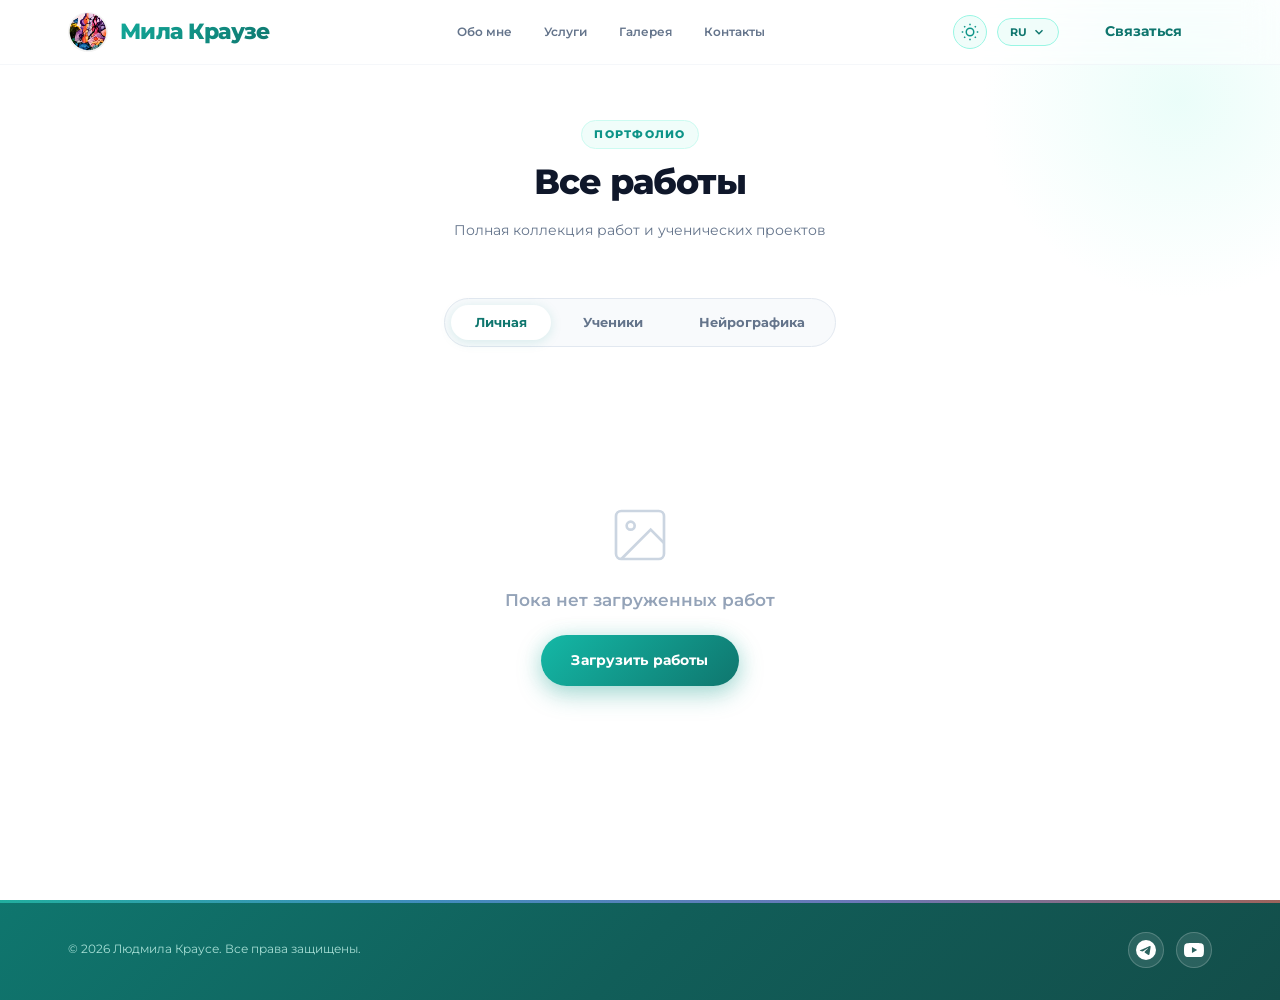
<file: moreworks.html>
<!DOCTYPE html>
<html lang="ru">
<head>
    <meta charset="UTF-8">
    <meta name="viewport" content="width=device-width, initial-scale=1.0">
    <title data-i18n="moreworks_title">Все работы — Людмила Краусе</title>
    <link rel="preconnect" href="https://fonts.googleapis.com">
    <link rel="preconnect" href="https://fonts.gstatic.com" crossorigin>
    <link href="https://fonts.googleapis.com/css2?family=Montserrat:wght@300;400;500;600;700;800&display=swap" rel="stylesheet">
    <link rel="stylesheet" href="styles.css">
</head>
<body>
    <!-- Header -->
    <header class="header" id="header">
        <div class="container header-inner">
            <a href="index.html" class="logo">
                <img src="images/logo.jpg" alt="Logo" class="logo-img" id="logoImg" onerror="this.style.display='none'">
                <span class="logo-text" data-i18n="logo">Мила Краузе</span>
            </a>
            <nav class="nav" id="nav">
                <a href="index.html#about" data-i18n="nav_about">Обо мне</a>
                <a href="index.html#services" data-i18n="nav_services">Услуги</a>
                <a href="#" class="active" data-i18n="nav_gallery">Галерея</a>
                <a href="index.html#contact" data-i18n="nav_contact">Контакты</a>
            </nav>
            <div class="header-right">
                <button type="button" class="theme-toggle" id="themeToggle" aria-label="Toggle theme">
                    <svg class="sun-icon" width="18" height="18" viewBox="0 0 24 24" fill="none" stroke="currentColor" stroke-width="2"><circle cx="12" cy="12" r="5"/><path d="M12 1v2M12 21v2M4.22 4.22l1.42 1.42M18.36 18.36l1.42 1.42M1 12h2M21 12h2M4.22 19.78l1.42-1.42M18.36 5.64l1.42-1.42"/></svg>
                    <svg class="moon-icon" width="18" height="18" viewBox="0 0 24 24" fill="none" stroke="currentColor" stroke-width="2"><path d="M21 12.79A9 9 0 1 1 11.21 3 7 7 0 0 0 21 12.79z"/></svg>
                </button>
                <div class="lang-dropdown">
                    <button type="button" class="lang-switch" id="langSwitch">
                        <span class="lang-current" id="langCurrent">RU</span>
                        <svg width="14" height="14" viewBox="0 0 24 24" fill="none" stroke="currentColor" stroke-width="2.5"><polyline points="6 9 12 15 18 9"/></svg>
                    </button>
                    <div class="lang-menu" id="langMenu">
                        <button type="button" class="lang-option" data-lang="ru">🇷🇺 Русский</button>
                        <button type="button" class="lang-option" data-lang="de">🇩🇪 Deutsch</button>
                    </div>
                </div>
                <a href="index.html#contact" class="btn btn-small btn-header" data-i18n="btn_contact">Связаться</a>
                <button type="button" class="menu-toggle" id="menuToggle" aria-label="Меню">
                    <span></span><span></span><span></span>
                </button>
            </div>
        </div>
    </header>

    <!-- More Works Gallery -->
    <section class="moreworks-section">
        <div class="moreworks-blob"></div>
        <div class="container">
            <div class="section-header">
                <span class="section-label" data-i18n="gallery_label">Портфолио</span>
                <h1 class="section-title" data-i18n="moreworks_heading">Все работы</h1>
                <p class="section-subtitle" data-i18n="moreworks_subtitle">Полная коллекция работ и ученических проектов</p>
            </div>
            <div class="gallery-tabs-wrap" id="moreworksTabsWrap"></div>
            <div class="moreworks-grid" id="moreworksGrid"></div>
            <div class="moreworks-empty" id="moreworksEmpty">
                <svg width="64" height="64" viewBox="0 0 24 24" fill="none" stroke="currentColor" stroke-width="1"><rect x="3" y="3" width="18" height="18" rx="2"/><circle cx="8.5" cy="8.5" r="1.5"/><path d="M21 15l-5-5L5 21"/></svg>
                <p data-i18n="moreworks_empty">Пока нет загруженных работ</p>
                <a href="admin.html" class="btn btn-primary" data-i18n="moreworks_admin">Загрузить работы</a>
            </div>
        </div>
    </section>

    <!-- Footer -->
    <footer class="footer">
        <div class="container">
            <div class="footer-inner">
                <p data-i18n="footer_text">© 2026 Людмила Краусе. Все права защищены.</p>
                <div class="footer-socials">
                    <a href="https://t.me/milakrause_neuro" target="_blank" class="footer-social" aria-label="Telegram">
                        <svg width="20" height="20" viewBox="0 0 24 24" fill="currentColor"><path d="M11.944 0A12 12 0 0 0 0 12a12 12 0 0 0 12 12 12 12 0 0 0 12-12A12 12 0 0 0 12 0a12 12 0 0 0-.056 0zm4.962 7.224c.1-.002.321.023.465.14a.506.506 0 0 1 .171.325c.016.093.036.306.02.472-.18 1.898-.962 6.502-1.36 8.627-.168.9-.499 1.201-.82 1.23-.696.065-1.225-.46-1.9-.902-1.056-.693-1.653-1.124-2.678-1.8-1.185-.78-.417-1.21.258-1.91.177-.184 3.247-2.977 3.307-3.23.007-.032.014-.15-.056-.212s-.174-.041-.249-.024c-.106.024-1.793 1.14-5.061 3.345-.48.33-.913.49-1.302.48-.428-.008-1.252-.241-1.865-.44-.752-.245-1.349-.374-1.297-.789.027-.216.325-.437.893-.663 3.498-1.524 5.83-2.529 6.998-3.014 3.332-1.386 4.025-1.627 4.476-1.635z"/></svg>
                    </a>
                    <a href="https://youtube.com/@mila-blogerscha-na-velike?si=p_dONf7LQTGXQcqg" target="_blank" class="footer-social" aria-label="YouTube">
                        <svg width="20" height="20" viewBox="0 0 24 24" fill="currentColor"><path d="M23.498 6.186a3.016 3.016 0 0 0-2.122-2.136C19.505 3.545 12 3.545 12 3.545s-7.505 0-9.377.505A3.017 3.017 0 0 0 .502 6.186C0 8.07 0 12 0 12s0 3.93.502 5.814a3.016 3.016 0 0 0 2.122 2.136c1.871.505 9.376.505 9.376.505s7.505 0 9.377-.505a3.015 3.015 0 0 0 2.122-2.136C24 15.93 24 12 24 12s0-3.93-.502-5.814zM9.545 15.568V8.432L15.818 12l-6.273 3.568z"/></svg>
                    </a>
                </div>
            </div>
        </div>
    </footer>

    <script src="script.js"></script>
</body>
</html>
</file>
<file: styles.css>
/* ============================================
   Людмила Краусе — Художник, преподаватель
   Montserrat | Бирюзовый + цвета | RU/DE | Тёмная тема
   ============================================ */

*, *::before, *::after { margin: 0; padding: 0; box-sizing: border-box; }

:root {
    /* Бирюзовая палитра */
    --teal-50: #f0fdfa; --teal-100: #ccfbf1; --teal-200: #99f6e4;
    --teal-300: #5eead4; --teal-400: #2dd4bf; --teal-500: #14b8a6;
    --teal-600: #0d9488; --teal-700: #0f766e; --teal-800: #115e59; --teal-900: #134e4a;

    /* Дополнительные цвета */
    --coral: #f97066; --coral-light: #fff1ef; --coral-bg: #fef3f2;
    --purple: #a78bfa; --purple-light: #f5f3ff; --purple-bg: #ede9fe;
    --rose: #fb7185; --rose-light: #fff1f2; --rose-bg: #ffe4e6;
    --gold: #f59e0b; --gold-light: #fffbeb; --gold-bg: #fef3c7;
    --blue: #60a5fa; --blue-light: #eff6ff; --blue-bg: #dbeafe;
    --emerald: #34d399; --emerald-light: #ecfdf5; --emerald-bg: #d1fae5;
    --indigo: #818cf8; --indigo-light: #eef2ff; --indigo-bg: #e0e7ff;
    --amber: #fbbf24; --amber-light: #fffbeb; --amber-bg: #fef3c7;

    /* Slate */
    --slate-50: #f8fafc; --slate-100: #f1f5f9; --slate-200: #e2e8f0;
    --slate-300: #cbd5e1; --slate-400: #94a3b8; --slate-500: #64748b;
    --slate-600: #475569; --slate-700: #334155; --slate-800: #1e293b; --slate-900: #0f172a;

    --white: #ffffff; --black: #0f172a;

    /* Тёмная тема — серые + бирюзовый */
    --dark-bg: #0a0a0f;
    --dark-surface: #13131f;
    --dark-surface-2: #1a1a2e;
    --dark-border: #2a2a3e;
    --dark-text: #e2e8f0;
    --dark-text-dim: #94a3b8;

    /* Градиенты */
    --gradient-teal: linear-gradient(135deg, var(--teal-500) 0%, var(--teal-700) 100%);
    --gradient-coral: linear-gradient(135deg, var(--coral) 0%, var(--rose) 100%);
    --gradient-purple: linear-gradient(135deg, var(--purple) 0%, var(--indigo) 100%);
    --gradient-gold: linear-gradient(135deg, var(--gold) 0%, var(--amber) 100%);
    --gradient-blue: linear-gradient(135deg, var(--blue) 0%, var(--teal-400) 100%);
    --gradient-hero: linear-gradient(135deg, var(--teal-50) 0%, #e0f7fa 30%, var(--teal-100) 60%, var(--purple-light) 100%);
    --gradient-footer: linear-gradient(135deg, var(--teal-700) 0%, var(--teal-800) 50%, var(--teal-900) 100%);
    --gradient-rainbow: linear-gradient(135deg, var(--teal-400), var(--blue), var(--purple), var(--coral));

    /* Тени */
    --shadow-xs: 0 1px 2px rgba(15,23,42,0.04);
    --shadow-sm: 0 2px 8px rgba(15,23,42,0.06);
    --shadow-md: 0 4px 20px rgba(15,23,42,0.08);
    --shadow-lg: 0 12px 40px rgba(15,23,42,0.12);
    --shadow-glow: 0 0 40px rgba(20,184,166,0.15);
    --shadow-glow-sm: 0 0 20px rgba(20,184,166,0.1);
    --shadow-coral: 0 4px 16px rgba(249,112,102,0.25);
    --shadow-purple: 0 4px 16px rgba(167,139,250,0.25);
    --shadow-gold: 0 4px 16px rgba(245,158,11,0.25);
    --shadow-blue: 0 4px 16px rgba(96,165,250,0.25);

    /* Радиусы */
    --r-sm: 10px; --r-md: 16px; --r-lg: 24px; --r-xl: 32px; --r-full: 9999px;

    /* Переходы */
    --t: all 0.3s cubic-bezier(0.4, 0, 0.2, 1);
    --t-slow: all 0.5s cubic-bezier(0.4, 0, 0.2, 1);
}

/* ============================================
   ТЁМНАЯ ТЕМА — минимализм, серый #3C3C3C
   ============================================ */
body.dark-theme {
    background: #3C3C3C;
    color: #f0f0f0;
}

body.dark-theme .header {
    background: rgba(60,60,60,0.55);
    border-bottom-color: rgba(255,255,255,0.08);
}
body.dark-theme .header.scrolled {
    background: rgba(60,60,60,0.85);
}

body.dark-theme .nav a { color: rgba(255,255,255,0.6); }
body.dark-theme .nav a:hover { color: #ffffff; }
body.dark-theme .nav a::after { background: #ffffff; }
body.dark-theme .menu-toggle span { background: #ffffff; }

body.dark-theme .hero {
    background: linear-gradient(135deg, #3C3C3C 0%, #2a2a2a 50%, #3C3C3C 100%);
}
body.dark-theme .hero-title { color: #ffffff; }
body.dark-theme .hero-text { color: rgba(255,255,255,0.65); }
body.dark-theme .hero-badge { background: rgba(20,184,166,0.15); border-color: rgba(20,184,166,0.3); color: var(--teal-300); }
body.dark-theme .hero-blob-1 { background: var(--teal-600); opacity: 0.15; }
body.dark-theme .hero-blob-2 { background: var(--teal-400); opacity: 0.1; }

body.dark-theme .services { background: #3C3C3C; }
body.dark-theme .services-blob { background: radial-gradient(circle, rgba(20,184,166,0.12) 0%, transparent 70%); }
body.dark-theme .service-card {
    background: linear-gradient(180deg, #4a4a4a 0%, #3C3C3C 100%);
    border-color: rgba(255,255,255,0.08);
}
body.dark-theme .service-card:hover {
    border-color: rgba(255,255,255,0.2);
    box-shadow: 0 12px 40px rgba(0,0,0,0.3), 0 0 30px rgba(20,184,166,0.1);
}
body.dark-theme .service-card::before { background: linear-gradient(90deg, var(--teal-500), var(--teal-300)); }
body.dark-theme .service-card h3 { color: #ffffff; }
body.dark-theme .service-card p { color: rgba(255,255,255,0.6); }
body.dark-theme .service-tag { background: rgba(20,184,166,0.15); border-color: rgba(20,184,166,0.2); color: var(--teal-300); }

body.dark-theme .about { background: #323232; }
body.dark-theme .about-blob { background: radial-gradient(circle, rgba(20,184,166,0.08) 0%, transparent 70%); }
body.dark-theme .about-content p { color: rgba(255,255,255,0.6); }
body.dark-theme .about-content blockquote {
    background: #4a4a4a; color: #ffffff;
    border-left-color: #ffffff;
}
body.dark-theme .about-frame { background: linear-gradient(135deg, #4a4a4a, #3C3C3C); }
body.dark-theme .about-placeholder { color: rgba(255,255,255,0.3); }
body.dark-theme .about-placeholder span { color: rgba(255,255,255,0.4); }
body.dark-theme .about-float-card {
    background: #4a4a4a; border-color: rgba(255,255,255,0.1);
    box-shadow: 0 12px 40px rgba(0,0,0,0.3);
}
body.dark-theme .about-float-text { color: rgba(255,255,255,0.6); }

body.dark-theme .gallery { background: #3C3C3C; }
body.dark-theme .gallery-blob { background: radial-gradient(circle, rgba(20,184,166,0.08) 0%, transparent 70%); }
body.dark-theme .gallery-item { background: linear-gradient(135deg, #4a4a4a, #3C3C3C); }
body.dark-theme .gallery-item::after { background: linear-gradient(135deg, var(--teal-500), var(--teal-300)); opacity: 0; }
body.dark-theme .gallery-item:hover::after { opacity: 0.2; }
body.dark-theme .gallery-placeholder { color: rgba(255,255,255,0.3); }

body.dark-theme .contact { background: #323232; }
body.dark-theme .contact-blob { background: radial-gradient(circle, rgba(20,184,166,0.08) 0%, transparent 70%); }
body.dark-theme .contact-form-wrap { background: #4a4a4a; border-color: rgba(255,255,255,0.08); }
body.dark-theme .contact-info h3, body.dark-theme .contact-form-wrap h3 { color: #ffffff; }
body.dark-theme .contact-link {
    background: #4a4a4a; border-color: rgba(255,255,255,0.08); color: #f0f0f0;
}
body.dark-theme .contact-link:hover {
    background: #525252; border-color: rgba(255,255,255,0.2);
    transform: translateX(6px);
}
body.dark-theme .contact-note {
    background: rgba(20,184,166,0.08); border-color: rgba(20,184,166,0.15);
    color: rgba(255,255,255,0.65);
}

body.dark-theme .stat {
    background: #4a4a4a; border-color: rgba(255,255,255,0.08);
}
body.dark-theme .stat:hover { border-color: rgba(255,255,255,0.2); }
body.dark-theme .stat-label { color: rgba(255,255,255,0.6); }
body.dark-theme .stat-number {
    background: linear-gradient(135deg, #ffffff, #cccccc);
    -webkit-background-clip: text; -webkit-text-fill-color: transparent; background-clip: text;
}

body.dark-theme .section-title { color: #ffffff; }
body.dark-theme .section-subtitle { color: rgba(255,255,255,0.6); }
body.dark-theme .section-label { background: rgba(20,184,166,0.15); border-color: rgba(20,184,166,0.2); color: var(--teal-300); }

body.dark-theme .badge {
    background: #4a4a4a; border-color: rgba(255,255,255,0.08); color: #f0f0f0;
}
body.dark-theme .badge:hover { border-color: rgba(255,255,255,0.2); }
body.dark-theme .badge svg { color: var(--teal-300); }

body.dark-theme .lang-switch { background: #4a4a4a; border-color: rgba(255,255,255,0.1); color: #f0f0f0; }
body.dark-theme .lang-switch:hover { background: #525252; border-color: rgba(255,255,255,0.2); }
body.dark-theme .lang-menu { background: #4a4a4a; border-color: rgba(255,255,255,0.1); }
body.dark-theme .lang-option { color: #f0f0f0; }
body.dark-theme .lang-option:hover { background: #525252; }
body.dark-theme .lang-option.active { background: rgba(20,184,166,0.2); color: #ffffff; }

body.dark-theme .theme-toggle { background: #4a4a4a; border-color: rgba(255,255,255,0.1); color: #f0f0f0; }
body.dark-theme .theme-toggle:hover { background: #525252; border-color: rgba(255,255,255,0.2); }

/* Кнопки в тёмной теме — чёрные, кроме CTA */
body.dark-theme .btn-primary {
    background: var(--gradient-teal);
    color: #ffffff;
    box-shadow: 0 8px 24px rgba(13,148,136,0.4);
}
body.dark-theme .btn-small.btn-header {
    background: transparent;
    color: var(--teal-300);
    border-color: rgba(20,184,166,0.3);
}
body.dark-theme .btn-small.btn-header:hover {
    background: rgba(20,184,166,0.1);
    border-color: var(--teal-400);
    color: #ffffff;
}

body.dark-theme .footer {
    background: linear-gradient(135deg, #2a2a2a 0%, #3C3C3C 50%, #2a2a2a 100%);
}
body.dark-theme .footer::before {
    background: linear-gradient(90deg, transparent, var(--teal-500), transparent);
    opacity: 0.4;
}
body.dark-theme .footer-social {
    background: rgba(255,255,255,0.08);
    border-color: rgba(255,255,255,0.15);
    color: #ffffff;
}
body.dark-theme .footer-social:hover {
    background: var(--teal-600);
    border-color: var(--teal-400);
}

/* Мобильное меню в тёмной теме */
body.dark-theme .nav.open {
    background: rgba(60,60,60,0.97);
    border-bottom-color: rgba(255,255,255,0.1);
}
body.dark-theme .nav a { border-bottom-color: rgba(255,255,255,0.05); }

/* Анимация смены языка */
.lang-transition { opacity: 0; transform: translateY(8px); transition: opacity 0.25s ease, transform 0.25s ease; pointer-events: none; }
.lang-transition.visible { opacity: 1; transform: translateY(0); pointer-events: all; }

html { font-size: 15px; scroll-behavior: smooth; }

body {
    font-family: 'Montserrat', -apple-system, BlinkMacSystemFont, sans-serif;
    background: var(--white);
    color: var(--slate-800);
    line-height: 1.65;
    -webkit-font-smoothing: antialiased;
    overflow-x: hidden;
    transition: background 0.4s ease, color 0.4s ease;
}

.container { max-width: 1200px; margin: 0 auto; padding: 0 28px; }

/* ============================================
   HEADER
   ============================================ */
.header {
    position: fixed; top: 0; left: 0; right: 0; z-index: 1000;
    background: rgba(255,255,255,0.45);
    backdrop-filter: blur(16px) saturate(1.2);
    -webkit-backdrop-filter: blur(16px) saturate(1.2);
    border-bottom: 1px solid rgba(226,232,240,0.35);
    transition: var(--t);
}
.header.scrolled { box-shadow: var(--shadow-sm); background: rgba(255,255,255,0.75); }

.header-inner { display: flex; align-items: center; justify-content: space-between; height: 64px; }

/* Logo with photo */
.logo {
    display: flex; align-items: center; gap: 12px;
    font-family: 'Montserrat', sans-serif;
    font-size: 1.45rem; font-weight: 800;
    color: var(--teal-600); text-decoration: none;
    letter-spacing: -0.03em; white-space: nowrap;
    background: var(--gradient-teal);
    -webkit-background-clip: text; -webkit-text-fill-color: transparent; background-clip: text;
}
.logo-img {
    width: 40px; height: 40px; border-radius: 50%;
    object-fit: cover; border: none;
    flex-shrink: 0;
}

.nav { display: flex; gap: 32px; }
.nav a {
    font-size: 0.82rem; font-weight: 600; color: var(--slate-500);
    text-decoration: none; transition: var(--t); position: relative; padding: 4px 0;
}
.nav a::after {
    content: ''; position: absolute; bottom: 0; left: 0; width: 0; height: 2.5px;
    background: var(--gradient-teal); border-radius: 2px; transition: var(--t);
}
.nav a:hover { color: var(--teal-600); }
.nav a:hover::after { width: 100%; }

.header-right { display: flex; align-items: center; gap: 10px; }

/* Button "Связаться" in header */
.btn-small {
    display: inline-flex; align-items: center; justify-content: center;
    padding: 2px 6px; font-family: 'Montserrat', sans-serif;
    font-size: 0.5rem; font-weight: 700; border-radius: var(--r-full);
    text-decoration: none; cursor: pointer; transition: var(--t);
    border: 1px solid var(--teal-300);
    background: transparent; color: var(--teal-700);
    box-shadow: none;
    white-space: nowrap;
    margin-left: 6px;
    letter-spacing: 0.02em;
}
.btn-small:hover {
    background: var(--teal-50);
    border-color: var(--teal-400);
    color: var(--teal-800);
}

/* Theme toggle */
.theme-toggle {
    display: flex; align-items: center; justify-content: center;
    width: 34px; height: 34px; border-radius: 50%;
    background: var(--teal-50); border: 1.5px solid var(--teal-200);
    color: var(--teal-600); cursor: pointer; transition: var(--t);
    position: relative; overflow: hidden;
}
.theme-toggle:hover { background: var(--teal-100); border-color: var(--teal-300); transform: rotate(15deg); }
.theme-toggle .sun-icon, .theme-toggle .moon-icon { position: absolute; transition: var(--t); }
.theme-toggle .sun-icon { opacity: 1; transform: scale(1); }
.theme-toggle .moon-icon { opacity: 0; transform: scale(0.5); }
body.dark-theme .theme-toggle .sun-icon { opacity: 0; transform: scale(0.5); }
body.dark-theme .theme-toggle .moon-icon { opacity: 1; transform: scale(1); }

/* Language dropdown */
.lang-dropdown { position: relative; }
.lang-switch {
    display: flex; align-items: center; gap: 5px;
    padding: 6px 12px; background: var(--teal-50);
    border: 1.5px solid var(--teal-200); border-radius: var(--r-full);
    font-family: 'Montserrat', sans-serif; font-size: 0.72rem; font-weight: 700;
    color: var(--teal-700); cursor: pointer; transition: var(--t);
}
.lang-switch:hover { background: var(--teal-100); border-color: var(--teal-300); }
.lang-switch svg { transition: var(--t); }
.lang-switch.open svg { transform: rotate(180deg); }

.lang-menu {
    position: absolute; top: calc(100% + 8px); right: 0;
    background: var(--white); border: 1px solid var(--slate-200);
    border-radius: var(--r-md); box-shadow: var(--shadow-lg);
    padding: 6px; min-width: 160px; opacity: 0; visibility: hidden;
    transform: translateY(-8px); transition: var(--t); z-index: 1001;
}
.lang-menu.open { opacity: 1; visibility: visible; transform: translateY(0); }

.lang-option {
    display: flex; align-items: center; gap: 10px; width: 100%;
    padding: 10px 14px; border: none; border-radius: var(--r-sm);
    background: none; font-family: 'Montserrat', sans-serif;
    font-size: 0.85rem; font-weight: 600; color: var(--slate-700);
    cursor: pointer; transition: var(--t); text-align: left;
}
.lang-option:hover { background: var(--teal-50); color: var(--teal-700); }
.lang-option.active { background: var(--teal-100); color: var(--teal-800); }

.menu-toggle {
    display: none; flex-direction: column; gap: 5px;
    background: none; border: none; cursor: pointer; padding: 6px;
}
.menu-toggle span { display: block; width: 22px; height: 2.5px; background: var(--slate-700); border-radius: 2px; transition: var(--t); }

/* ============================================
   HERO
   ============================================ */
.hero {
    position: relative; padding: 140px 0 100px; overflow: hidden;
    background: var(--gradient-hero); min-height: 100vh; display: flex; align-items: center;
}
.hero-gradient {
    position: absolute; top: -20%; right: -10%; width: 700px; height: 700px;
    background: radial-gradient(circle, rgba(20,184,166,0.2) 0%, transparent 65%);
    pointer-events: none;
}
.hero-blob {
    position: absolute; border-radius: 50%; filter: blur(80px); pointer-events: none; opacity: 0.35;
}
.hero-blob-1 { width: 400px; height: 400px; background: var(--purple); top: 10%; left: -5%; }
.hero-blob-2 { width: 300px; height: 300px; background: var(--coral); bottom: 10%; right: 10%; opacity: 0.2; }
.hero-pattern {
    position: absolute; inset: 0; opacity: 0.025;
    background-image: url("data:image/svg+xml,%3Csvg width='60' height='60' viewBox='0 0 60 60' xmlns='http://www.w3.org/2000/svg'%3E%3Cg fill='none' fill-rule='evenodd'%3E%3Cg fill='%230d9488' fill-opacity='1'%3E%3Cpath d='M36 34v-4h-2v4h-4v2h4v4h2v-4h4v-2h-4zm0-30V0h-2v4h-4v2h4v4h2V6h4V4h-4zM6 34v-4H4v4H0v2h4v4h2v-4h4v-2H6zM6 4V0H4v4H0v2h4v4h2V6h4V4H6z'/%3E%3C/g%3E%3C/g%3E%3C/svg%3E");
    pointer-events: none;
}
.hero-content { max-width: 720px; position: relative; z-index: 1; }

.hero-badge {
    display: inline-flex; align-items: center; gap: 8px;
    padding: 8px 18px; background: rgba(20,184,166,0.1);
    border: 1px solid rgba(20,184,166,0.2); border-radius: var(--r-full);
    font-size: 0.8rem; font-weight: 700; text-transform: uppercase;
    letter-spacing: 0.08em; color: var(--teal-700); margin-bottom: 22px;
    backdrop-filter: blur(8px);
}
.hero-title {
    font-family: 'Montserrat', sans-serif; font-size: clamp(2.2rem, 5vw, 3.6rem);
    font-weight: 800; line-height: 1.1; color: var(--slate-900);
    margin-bottom: 22px; letter-spacing: -0.03em;
}
.hero-text { font-size: 1.05rem; color: var(--slate-500); line-height: 1.75; margin-bottom: 28px; max-width: 580px; font-weight: 400; }

.hero-badges { display: flex; flex-wrap: wrap; gap: 10px; margin-bottom: 36px; }

.badge {
    display: inline-flex; align-items: center; gap: 6px;
    padding: 8px 14px; background: var(--white);
    border: 1px solid var(--slate-200); border-radius: var(--r-full);
    font-size: 0.85rem; font-weight: 600; color: var(--slate-600);
    box-shadow: var(--shadow-xs); transition: var(--t);
}
.badge:hover { transform: translateY(-2px); box-shadow: var(--shadow-sm); }
.badge svg { flex-shrink: 0; }

.badge-coral { border-color: var(--coral-light); }
.badge-coral svg { color: var(--coral); }
.badge-coral:hover { border-color: var(--coral); box-shadow: var(--shadow-coral); }

.badge-purple { border-color: var(--purple-light); }
.badge-purple svg { color: var(--purple); }
.badge-purple:hover { border-color: var(--purple); box-shadow: var(--shadow-purple); }

.badge-gold { border-color: var(--gold-light); }
.badge-gold svg { color: var(--gold); }
.badge-gold:hover { border-color: var(--gold); box-shadow: var(--shadow-gold); }

/* Buttons */
.btn {
    display: inline-flex; align-items: center; justify-content: center;
    padding: 14px 30px; font-family: 'Montserrat', sans-serif;
    font-size: 0.95rem; font-weight: 700; border-radius: var(--r-full);
    text-decoration: none; cursor: pointer; transition: var(--t); border: none; letter-spacing: 0.01em;
}
.btn-primary {
    background: var(--gradient-teal); color: var(--white);
    box-shadow: 0 8px 24px rgba(13,148,136,0.35), var(--shadow-glow-sm);
    position: relative; overflow: hidden;
}
.btn-primary::before {
    content: ''; position: absolute; inset: 0;
    background: linear-gradient(135deg, rgba(255,255,255,0.2) 0%, transparent 50%);
    opacity: 0; transition: var(--t);
}
.btn-primary:hover { transform: translateY(-3px); box-shadow: 0 12px 32px rgba(13,148,136,0.45), var(--shadow-glow); }
.btn-primary:hover::before { opacity: 1; }

.hero-scroll {
    position: absolute; bottom: 28px; left: 50%; transform: translateX(-50%);
    color: var(--teal-400); animation: bounce 2s infinite; cursor: pointer;
}
@keyframes bounce {
    0%, 20%, 50%, 80%, 100% { transform: translateX(-50%) translateY(0); }
    40% { transform: translateX(-50%) translateY(-10px); }
    60% { transform: translateX(-50%) translateY(-5px); }
}

/* ============================================
   SECTIONS COMMON
   ============================================ */
.section-header { text-align: center; max-width: 640px; margin: 0 auto 56px; }
.section-label {
    display: inline-block; font-size: 0.7rem; font-weight: 800;
    text-transform: uppercase; letter-spacing: 0.12em; color: var(--teal-600);
    margin-bottom: 14px; padding: 5px 12px; background: var(--teal-50);
    border-radius: var(--r-full); border: 1px solid var(--teal-100);
}
.section-title {
    font-family: 'Montserrat', sans-serif; font-size: clamp(1.6rem, 3.5vw, 2.3rem);
    font-weight: 800; color: var(--slate-900); margin-bottom: 16px;
    letter-spacing: -0.03em; line-height: 1.15;
}
.section-subtitle { font-size: 0.95rem; color: var(--slate-500); line-height: 1.65; font-weight: 400; }

/* ============================================
   SERVICES
   ============================================ */
.services { padding: 100px 0; background: var(--white); position: relative; overflow: hidden; }
.services-blob {
    position: absolute; top: -100px; right: -100px; width: 400px; height: 400px;
    background: radial-gradient(circle, var(--coral-light) 0%, transparent 70%);
    pointer-events: none; opacity: 0.6;
}
.services-grid { display: grid; grid-template-columns: repeat(3, 1fr); gap: 24px; }

.service-card {
    position: relative; padding: 28px 24px;
    background: linear-gradient(180deg, var(--white) 0%, var(--teal-50) 100%);
    border: 1px solid var(--slate-100); border-radius: var(--r-lg);
    transition: var(--t-slow); overflow: hidden;
}
.service-card::before {
    content: ''; position: absolute; top: 0; left: 0; right: 0; height: 3px;
    background: var(--gradient-teal); transform: scaleX(0); transform-origin: left;
    transition: var(--t-slow);
}
.service-card:hover { transform: translateY(-8px); box-shadow: var(--shadow-lg), var(--shadow-glow-sm); border-color: var(--teal-100); }
.service-card:hover::before { transform: scaleX(1); }

.service-tag {
    position: absolute; top: 16px; right: 16px; font-size: 0.65rem; font-weight: 800;
    text-transform: uppercase; letter-spacing: 0.06em; color: var(--teal-700);
    background: var(--teal-50); padding: 5px 12px; border-radius: var(--r-full); border: 1px solid var(--teal-100);
}
.service-icon {
    width: 48px; height: 48px; display: flex; align-items: center; justify-content: center;
    border-radius: var(--r-md); color: var(--white); margin-bottom: 24px;
    box-shadow: 0 4px 16px rgba(0,0,0,0.1);
}
.service-icon-coral { background: var(--gradient-coral); box-shadow: var(--shadow-coral); }
.service-icon-purple { background: var(--gradient-purple); box-shadow: var(--shadow-purple); }
.service-icon-rose { background: linear-gradient(135deg, var(--rose), var(--coral)); box-shadow: var(--shadow-coral); }
.service-icon-blue { background: var(--gradient-blue); box-shadow: var(--shadow-blue); }
.service-icon-gold { background: var(--gradient-gold); box-shadow: var(--shadow-gold); }
.service-icon-teal { background: var(--gradient-teal); box-shadow: var(--shadow-glow-sm); }

.service-card h3 { font-family: 'Montserrat', sans-serif; font-size: 1.05rem; font-weight: 700; margin-bottom: 10px; color: var(--slate-900); }
.service-card p { font-size: 0.85rem; color: var(--slate-500); line-height: 1.6; font-weight: 400; }

/* ============================================
   ABOUT
   ============================================ */
.about { padding: 100px 0; background: var(--slate-50); position: relative; overflow: hidden; }
.about-blob {
    position: absolute; bottom: -100px; left: -100px; width: 400px; height: 400px;
    background: radial-gradient(circle, var(--purple-light) 0%, transparent 70%);
    pointer-events: none; opacity: 0.5;
}
.about-grid { display: grid; grid-template-columns: 1fr 1.3fr; gap: 60px; align-items: center; position: relative; z-index: 1; }

.about-visual { position: relative; }
.about-frame {
    position: relative; border-radius: var(--r-xl); overflow: hidden;
    background: linear-gradient(135deg, var(--teal-100), var(--teal-50), var(--purple-light));
    aspect-ratio: 3/4; display: flex; align-items: center; justify-content: center;
    box-shadow: var(--shadow-lg);
}
.about-frame::after {
    content: ''; position: absolute; inset: 16px; border: 2px solid rgba(20,184,166,0.15);
    border-radius: calc(var(--r-xl) - 10px); pointer-events: none;
}
.about-placeholder { display: flex; flex-direction: column; align-items: center; gap: 10px; color: var(--teal-400); opacity: 0.5; }
.about-placeholder span { font-size: 0.78rem; font-weight: 600; color: var(--teal-500); }

.about-float-card {
    position: absolute; bottom: -16px; right: -16px; background: var(--white);
    padding: 16px 22px; border-radius: var(--r-lg);
    box-shadow: var(--shadow-lg), var(--shadow-glow-sm); text-align: center; border: 1px solid var(--teal-100);
}
.about-float-number {
    display: block; font-family: 'Montserrat', sans-serif; font-size: 1.7rem; font-weight: 800;
    background: var(--gradient-teal); -webkit-background-clip: text; -webkit-text-fill-color: transparent; background-clip: text;
    margin-bottom: 4px; line-height: 1;
}
.about-float-text { font-size: 0.7rem; font-weight: 600; color: var(--slate-500); text-transform: uppercase; letter-spacing: 0.05em; }

.about-content .section-title { text-align: left; margin-bottom: 24px; }
.about-content p { font-size: 0.95rem; color: var(--slate-500); line-height: 1.75; margin-bottom: 14px; font-weight: 400; }
.about-content blockquote {
    font-family: 'Montserrat', sans-serif; font-size: 1.05rem; font-weight: 600; font-style: italic;
    color: var(--teal-700); padding: 24px 28px; background: var(--white);
    border-radius: var(--r-lg); margin: 24px 0; line-height: 1.55;
    border-left: 4px solid var(--teal-500); box-shadow: var(--shadow-sm);
}

.stats { display: grid; grid-template-columns: repeat(2, 1fr); gap: 14px; margin-top: 32px; }
.stat {
    padding: 18px 16px; background: var(--white); border: 1px solid var(--slate-100);
    border-radius: var(--r-md); text-align: center; transition: var(--t);
}
.stat:hover { border-color: var(--teal-200); box-shadow: var(--shadow-sm); transform: translateY(-2px); }
.stat-number {
    display: block; font-family: 'Montserrat', sans-serif; font-size: 1.4rem; font-weight: 800;
    background: var(--gradient-teal); -webkit-background-clip: text; -webkit-text-fill-color: transparent; background-clip: text;
    margin-bottom: 4px; line-height: 1.2;
}
.stat-label { font-size: 0.72rem; color: var(--slate-500); line-height: 1.4; font-weight: 500; }

.stat-coral:hover { border-color: var(--coral-light); }
.stat-coral .stat-number { background: var(--gradient-coral); -webkit-background-clip: text; -webkit-text-fill-color: transparent; background-clip: text; }

.stat-purple:hover { border-color: var(--purple-light); }
.stat-purple .stat-number { background: var(--gradient-purple); -webkit-background-clip: text; -webkit-text-fill-color: transparent; background-clip: text; }

.stat-gold:hover { border-color: var(--gold-light); }
.stat-gold .stat-number { background: var(--gradient-gold); -webkit-background-clip: text; -webkit-text-fill-color: transparent; background-clip: text; }

.stat-blue:hover { border-color: var(--blue-light); }
.stat-blue .stat-number { background: var(--gradient-blue); -webkit-background-clip: text; -webkit-text-fill-color: transparent; background-clip: text; }

/* ============================================
   GALLERY
   ============================================ */
.gallery { padding: 100px 0; background: var(--white); position: relative; overflow: hidden; }
.gallery-blob {
    position: absolute; top: 50%; left: 50%; transform: translate(-50%, -50%);
    width: 500px; height: 500px;
    background: radial-gradient(circle, var(--gold-light) 0%, transparent 70%);
    pointer-events: none; opacity: 0.4;
}
.gallery-grid { display: grid; grid-template-columns: repeat(4, 1fr); gap: 16px; }
.gallery-item {
    position: relative; border-radius: var(--r-lg); overflow: hidden;
    aspect-ratio: 1; background: linear-gradient(135deg, var(--slate-100), var(--slate-50));
    transition: var(--t-slow); cursor: pointer;
}
.gallery-item-wide { grid-column: span 2; aspect-ratio: 2/1; }
.gallery-item:hover { transform: scale(1.03) translateY(-4px); box-shadow: var(--shadow-lg); }
.gallery-item::after {
    content: ''; position: absolute; inset: 0; background: var(--gradient-rainbow);
    opacity: 0; transition: var(--t); mix-blend-mode: multiply;
}
.gallery-item:hover::after { opacity: 0.12; }

.gallery-placeholder {
    position: absolute; inset: 0; display: flex; flex-direction: column;
    align-items: center; justify-content: center; gap: 6px;
    color: var(--slate-400); opacity: 0.5; transition: var(--t);
}
.gallery-item:hover .gallery-placeholder { opacity: 0.3; }
.gallery-placeholder span { font-size: 0.72rem; font-weight: 600; }

/* ============================================
   GALLERY TABS
   ============================================ */
.gallery-tabs-wrap {
    display: flex;
    justify-content: center;
    margin-bottom: 36px;
}
.gallery-tabs {
    display: flex;
    gap: 8px;
    background: var(--slate-50);
    padding: 6px;
    border-radius: var(--r-full);
    border: 1px solid var(--slate-200);
    flex-wrap: wrap;
    justify-content: center;
}
.gallery-tab {
    padding: 10px 24px;
    border: none;
    border-radius: var(--r-full);
    font-family: 'Montserrat', sans-serif;
    font-size: 0.85rem;
    font-weight: 700;
    color: var(--slate-500);
    background: transparent;
    cursor: pointer;
    transition: var(--t);
    white-space: nowrap;
}
.gallery-tab:hover {
    background: var(--white);
    color: var(--slate-700);
    box-shadow: var(--shadow-sm);
}
.gallery-tab.active {
    background: var(--white);
    color: var(--teal-700);
    box-shadow: 0 2px 12px rgba(13,148,136,0.15);
}

/* Dark theme для табов */
body.dark-theme .gallery-tabs {
    background: #4a4a4a;
    border-color: rgba(255,255,255,0.08);
}
body.dark-theme .gallery-tab {
    color: rgba(255,255,255,0.5);
}
body.dark-theme .gallery-tab:hover {
    background: #525252;
    color: #fff;
}
body.dark-theme .gallery-tab.active {
    background: #525252;
    color: var(--teal-300);
    box-shadow: 0 2px 12px rgba(13,148,136,0.2);
}

/* Moreworks tabs */
.moreworks-tabs {
    margin-bottom: 40px;
}

/* ============================================
   CONTACT
   ============================================ */
.contact { padding: 100px 0; background: var(--slate-50); position: relative; overflow: hidden; }
.contact-blob {
    position: absolute; bottom: -100px; right: -100px; width: 400px; height: 400px;
    background: radial-gradient(circle, var(--blue-light) 0%, transparent 70%);
    pointer-events: none; opacity: 0.5;
}
.contact-grid { display: grid; grid-template-columns: 1fr 1fr; gap: 40px; max-width: 900px; margin: 0 auto; position: relative; z-index: 1; }

.contact-info h3, .contact-form-wrap h3 {
    font-family: 'Montserrat', sans-serif; font-size: 1.15rem; font-weight: 700;
    margin-bottom: 12px; color: var(--slate-900);
}
.contact-info > p, .contact-form-wrap > p { font-size: 0.95rem; color: var(--slate-500); margin-bottom: 28px; line-height: 1.65; font-weight: 400; }

.contact-links { display: flex; flex-direction: column; gap: 12px; }
.contact-link {
    display: flex; align-items: center; gap: 12px; padding: 14px 18px;
    background: var(--white); border: 1.5px solid var(--slate-100);
    border-radius: var(--r-md); text-decoration: none; color: var(--slate-700);
    font-weight: 600; font-size: 0.9rem; transition: var(--t); position: relative;
}
.contact-link:hover { border-color: var(--teal-200); background: var(--teal-50); transform: translateX(6px); box-shadow: var(--shadow-sm); }
.contact-link-icon {
    width: 38px; height: 38px; display: flex; align-items: center; justify-content: center;
    border-radius: var(--r-sm); flex-shrink: 0; transition: var(--t);
}
.contact-link:hover .contact-link-icon { transform: scale(1.1); }

.contact-link-tg .contact-link-icon { background: #e3f2fd; color: #0088cc; }
.contact-link-tg:hover { border-color: #0088cc; }

.contact-link-wa .contact-link-icon { background: #e8f5e9; color: #25d366; }
.contact-link-wa:hover { border-color: #25d366; }

.contact-link-email .contact-link-icon { background: var(--teal-50); color: var(--teal-600); }
.contact-link-email:hover { border-color: var(--teal-300); }

.contact-link-detail {
    margin-left: auto; font-size: 0.7rem; font-weight: 500;
    color: var(--slate-400); opacity: 0.8;
}

.contact-form-wrap {
    background: var(--white); padding: 28px; border-radius: var(--r-xl);
    border: 1px solid var(--slate-100); box-shadow: var(--shadow-sm);
}
.contact-note {
    display: flex; gap: 12px; padding: 16px 18px;
    background: var(--teal-50); border-radius: var(--r-md);
    color: var(--slate-600); font-size: 0.88rem; line-height: 1.6;
    border: 1px solid var(--teal-100); margin-top: 8px;
}
.contact-note svg { flex-shrink: 0; color: var(--teal-500); margin-top: 2px; }

/* ============================================
   FOOTER
   ============================================ */
.footer {
    padding: 32px 0; background: var(--gradient-footer); color: var(--teal-100);
    position: relative; overflow: hidden;
}
.footer::before {
    content: ''; position: absolute; top: 0; left: 0; right: 0; height: 3px;
    background: var(--gradient-rainbow); opacity: 0.6;
}
.footer-inner { display: flex; align-items: center; justify-content: space-between; gap: 24px; flex-wrap: wrap; position: relative; z-index: 1; }
.footer p { font-size: 0.78rem; font-weight: 400; opacity: 0.8; }

.footer-socials { display: flex; gap: 12px; }
.footer-social {
    display: flex; align-items: center; justify-content: center;
    width: 36px; height: 36px; border-radius: 50%;
    background: rgba(255,255,255,0.1); border: 1px solid rgba(255,255,255,0.2);
    color: var(--white); transition: var(--t); text-decoration: none;
}
.footer-social:hover {
    background: var(--teal-500); border-color: var(--teal-400);
    transform: translateY(-3px) scale(1.1);
    box-shadow: 0 4px 16px rgba(20,184,166,0.4);
}

/* ============================================
   RESPONSIVE
   ============================================ */
@media (max-width: 1024px) {
    .services-grid { grid-template-columns: repeat(2, 1fr); }
    .about-grid { gap: 48px; }
    .gallery-grid { grid-template-columns: repeat(2, 1fr); }
    .gallery-item-wide { grid-column: span 2; aspect-ratio: 2/1; }
}

@media (max-width: 768px) {
    .btn-small { display: none; }
    .nav {
        position: fixed; top: 72px; left: 0; right: 0;
        background: rgba(255,255,255,0.97); backdrop-filter: blur(20px);
        flex-direction: column; padding: 28px; gap: 4px;
        border-bottom: 1px solid var(--slate-200);
        transform: translateY(-120%); opacity: 0; pointer-events: none;
        transition: var(--t-slow); box-shadow: var(--shadow-lg);
    }
    .nav.open { transform: translateY(0); opacity: 1; pointer-events: all; }
    .nav a { padding: 14px 0; font-size: 1rem; border-bottom: 1px solid var(--slate-100); }
    .nav a:last-child { border-bottom: none; }
    .menu-toggle { display: flex; }
    .hero { padding: 130px 0 80px; min-height: auto; }
    .hero-badges { flex-direction: column; align-items: flex-start; }
    .services-grid { grid-template-columns: 1fr; }
    .about-grid { grid-template-columns: 1fr; }
    .about-visual { max-width: 380px; margin: 0 auto; }
    .about-float-card { right: 10px; bottom: -10px; }
    .gallery-grid { grid-template-columns: 1fr 1fr; }
    .gallery-item-wide { grid-column: span 2; }
    .contact-grid { grid-template-columns: 1fr; }
    .stats { grid-template-columns: repeat(2, 1fr); }
    .footer-inner { flex-direction: column; text-align: center; }
    .gallery-tabs { gap: 4px; }
    .gallery-tab { padding: 8px 16px; font-size: 0.75rem; }
}

@media (max-width: 480px) {
    .container { padding: 0 20px; }
    .gallery-grid { grid-template-columns: 1fr; }
    .gallery-item-wide { grid-column: span 1; aspect-ratio: 1; }
    .stats { grid-template-columns: 1fr; }
    .about-float-card { position: relative; bottom: auto; right: auto; margin-top: 20px; display: inline-block; }
    .contact-form-wrap { padding: 24px; }
    .header-right { gap: 6px; }
    .lang-switch { padding: 6px 10px; }
    .theme-toggle { width: 34px; height: 34px; }
}


/* ============================================
   DYNAMIC IMAGES
   ============================================ */
.gallery-item img {
    width: 100%;
    height: 100%;
    object-fit: cover;
    display: block;
    border-radius: inherit;
}

.about-frame img {
    width: 100%;
    height: 100%;
    object-fit: cover;
    display: block;
}

.logo-img {
    width: 40px;
    height: 40px;
    border-radius: 50%;
    object-fit: cover;
    border: none;
    flex-shrink: 0;
}


/* ============================================
   COPY TOOLTIP
   ============================================ */
.contact-link-email { position: relative; }
.copy-tooltip {
    position: absolute;
    top: 50%;
    right: 16px;
    transform: translateY(-50%) scale(0.8);
    background: var(--teal-600);
    color: #fff;
    font-size: 0.7rem;
    font-weight: 700;
    padding: 4px 10px;
    border-radius: 6px;
    opacity: 0;
    pointer-events: none;
    transition: all 0.25s ease;
    white-space: nowrap;
}
.copy-tooltip.show {
    opacity: 1;
    transform: translateY(-50%) scale(1);
}
body.dark-theme .copy-tooltip {
    background: #ffffff;
    color: #3C3C3C;
}


/* ============================================
   GALLERY MORE BUTTON
   ============================================ */
.gallery-more-wrap {
    display: flex;
    justify-content: center;
    margin-top: 32px;
}
.gallery-more-btn {
    padding: 14px 36px;
    font-size: 0.95rem;
    font-weight: 700;
    text-decoration: none;
}
.gallery-more-btn::after {
    content: ' →';
    transition: var(--t);
}
.gallery-more-btn:hover::after {
    margin-left: 4px;
}

body.dark-theme .gallery-more-btn {
    background: var(--gradient-teal);
    color: #ffffff;
    box-shadow: 0 8px 24px rgba(13,148,136,0.4);
}

/* ============================================
   MOREWORKS PAGE
   ============================================ */
.moreworks-section {
    padding: 120px 0 60px;
    background: var(--white);
    position: relative;
    overflow: hidden;
    min-height: 100vh;
}
.moreworks-blob {
    position: absolute;
    top: -100px;
    right: -100px;
    width: 400px;
    height: 400px;
    background: radial-gradient(circle, var(--teal-100) 0%, transparent 70%);
    pointer-events: none;
    opacity: 0.4;
}
.moreworks-grid {
    display: grid;
    grid-template-columns: repeat(auto-fill, minmax(240px, 1fr));
    gap: 18px;
}
.moreworks-item {
    border-radius: var(--r-lg);
    overflow: hidden;
    background: var(--slate-50);
    border: 1px solid var(--slate-200);
    transition: var(--t);
    position: relative;
}
.moreworks-item:hover {
    transform: translateY(-6px);
    box-shadow: var(--shadow-lg);
    border-color: var(--teal-200);
}
.moreworks-item img {
    width: 100%;
    aspect-ratio: 1;
    object-fit: cover;
    display: block;
}
.moreworks-caption {
    padding: 10px 14px;
    display: flex;
    align-items: center;
    gap: 12px;
    background: var(--white);
}
.moreworks-num {
    font-size: 0.65rem;
    font-weight: 700;
    color: var(--teal-400);
    background: var(--teal-50);
    padding: 2px 10px;
    border-radius: var(--r-full);
}
.moreworks-name {
    font-size: 0.8rem;
    font-weight: 600;
    color: var(--slate-700);
}

.moreworks-empty {
    text-align: center;
    padding: 80px 20px;
    display: none;
    flex-direction: column;
    align-items: center;
    gap: 20px;
}
.moreworks-empty.show {
    display: flex;
}
.moreworks-empty svg {
    color: var(--slate-300);
}
.moreworks-empty p {
    font-size: 1.1rem;
    font-weight: 600;
    color: var(--slate-400);
}

body.dark-theme .moreworks-section {
    background: #3C3C3C;
}
body.dark-theme .moreworks-blob {
    background: radial-gradient(circle, rgba(20,184,166,0.1) 0%, transparent 70%);
}
body.dark-theme .moreworks-item {
    background: #4a4a4a;
    border-color: rgba(255,255,255,0.08);
}
body.dark-theme .moreworks-item:hover {
    border-color: rgba(255,255,255,0.2);
}
body.dark-theme .moreworks-caption {
    background: #4a4a4a;
}
body.dark-theme .moreworks-name {
    color: #f0f0f0;
}
body.dark-theme .moreworks-num {
    background: rgba(20,184,166,0.15);
    color: var(--teal-300);
}
body.dark-theme .moreworks-empty p {
    color: rgba(255,255,255,0.4);
}
body.dark-theme .moreworks-empty svg {
    color: rgba(255,255,255,0.2);
}

@media (max-width: 640px) {
    .moreworks-grid {
        grid-template-columns: repeat(2, 1fr);
        gap: 14px;
    }
    .moreworks-section {
        padding: 120px 0 60px;
    }
}


/* ============================================
   GALLERY SWITCH ANIMATION
   ============================================ */
.gallery-grid, .moreworks-grid {
    transition: opacity 0.25s cubic-bezier(0.4, 0, 0.2, 1), transform 0.25s cubic-bezier(0.4, 0, 0.2, 1);
}
.gallery-grid.switching, .moreworks-grid.switching {
    opacity: 0;
    transform: translateY(12px);
}
</file>
